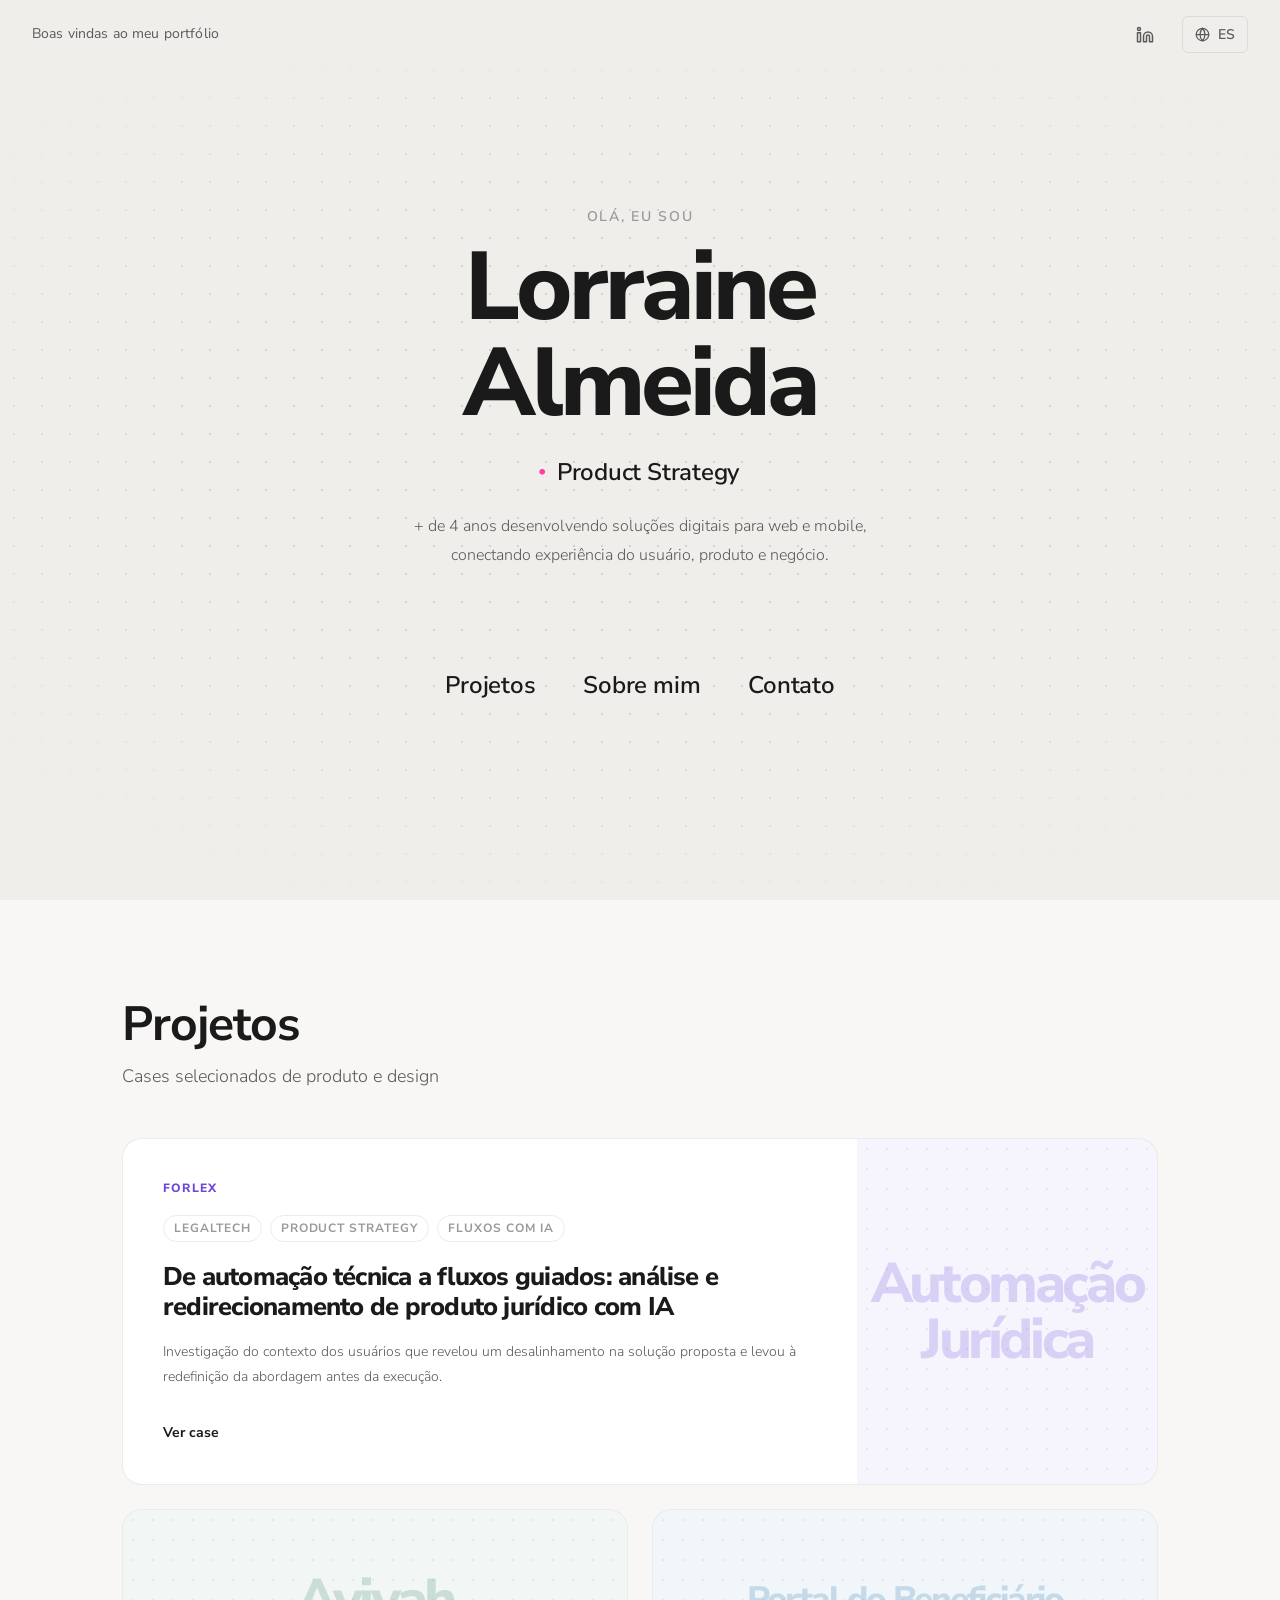
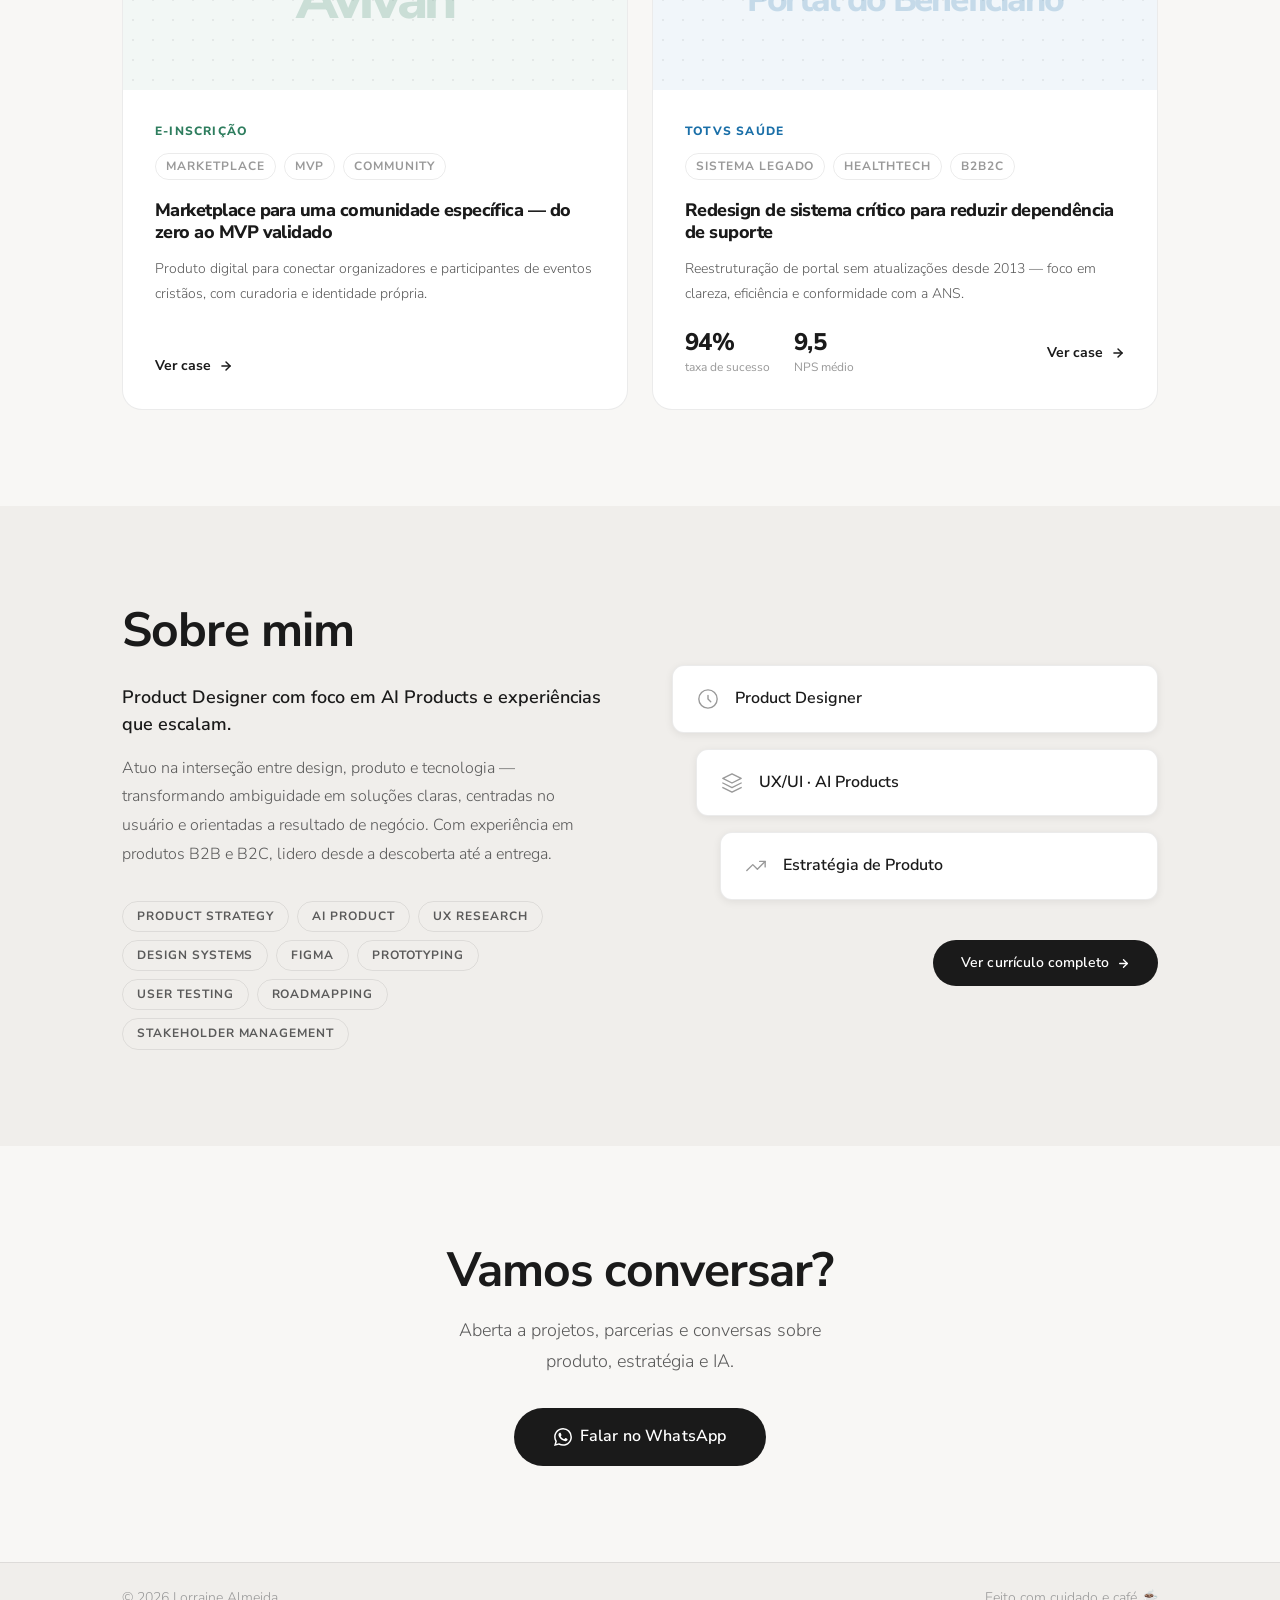
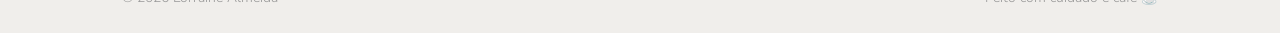
<file: index.html>
<!DOCTYPE html>
<html lang="pt-BR">
<head>
  <meta charset="UTF-8" />
  <meta name="viewport" content="width=device-width, initial-scale=1.0" />
  <title>Lorraine Almeida — Product Designer</title>
  <link rel="preconnect" href="https://fonts.googleapis.com" />
  <link rel="preconnect" href="https://fonts.gstatic.com" crossorigin />
  <link href="https://fonts.googleapis.com/css2?family=Nunito+Sans:ital,opsz,wght@0,6..12,200;0,6..12,300;0,6..12,400;0,6..12,600;0,6..12,700;0,6..12,800;1,6..12,300&display=swap" rel="stylesheet" />
  <link rel="stylesheet" href="css/index.css" />
</head>
<body>

  <!-- CURSOR -->
  <div class="cursor" id="cursor" aria-hidden="true">
    <div class="cursor__dot"></div>
    <div class="cursor__label" id="cursorLabel">Visitante</div>
  </div>

  <!-- NAV -->
  <nav class="nav" id="nav">
    <span class="nav__brand" data-i18n="index.nav.welcome">Boas vindas ao meu portfólio</span>
    <div class="nav__actions">
      <a href="https://www.linkedin.com/in/lorrainealmeidaaraujo/" target="_blank" rel="noopener" class="nav__link" aria-label="LinkedIn">
        <svg xmlns="http://www.w3.org/2000/svg" width="18" height="18" viewBox="0 0 24 24" fill="none" stroke="currentColor" stroke-width="2" stroke-linecap="round" stroke-linejoin="round"><path d="M16 8a6 6 0 0 1 6 6v7h-4v-7a2 2 0 0 0-2-2 2 2 0 0 0-2 2v7h-4v-7a6 6 0 0 1 6-6z"/><rect width="4" height="12" x="2" y="9"/><circle cx="4" cy="4" r="2"/></svg>
      </a>
      <button class="nav__lang" id="langToggle" aria-label="Trocar idioma">
        <svg xmlns="http://www.w3.org/2000/svg" width="15" height="15" viewBox="0 0 24 24" fill="none" stroke="currentColor" stroke-width="2" stroke-linecap="round" stroke-linejoin="round"><circle cx="12" cy="12" r="10"/><path d="M12 2a15.3 15.3 0 0 1 4 10 15.3 15.3 0 0 1-4 10 15.3 15.3 0 0 1-4-10 15.3 15.3 0 0 1 4-10z"/><path d="M2 12h20"/></svg>
        <span id="langLabel">ES</span>
      </button>
    </div>
  </nav>


  <!-- ══ HERO ══ -->
  <section class="hero" id="home">
    <div class="hero__dots" aria-hidden="true"></div>
    <div class="hero__content">
      <p class="hero__eyebrow" data-i18n="hero.eyebrow">Olá, eu sou</p>
      <h1 class="hero__name">Lorraine<br/>Almeida</h1>
      <div class="hero__rotator" aria-live="polite">
        <div class="rotator__track" id="rotatorTrack">
          <span class="rotator__item" data-i18n="hero.rot1">Product Designer</span>
          <span class="rotator__item" data-i18n="hero.rot2">AI Product</span>
          <span class="rotator__item" data-i18n="hero.rot3">Product Strategy</span>
          <span class="rotator__item" data-i18n="hero.rot4">UX/UI</span>
        </div>
      </div>
      <p class="hero__desc" data-i18n="hero.desc">
        + de 4 anos desenvolvendo soluções digitais para web e mobile,<br>
        conectando experiência do usuário, produto e negócio.
      </p>

    </div>
    <div class="hero__nav">
      <a href="#projects" class="hero__nav-link">
        <span data-i18n="hero.nav.projects" data-i18n="index.projetos.title" data-i18n="index.h2.projetos">Projetos</span>
        <svg class="squiggle squiggle--yellow" viewBox="0 0 80 12" xmlns="http://www.w3.org/2000/svg" preserveAspectRatio="none" aria-hidden="true"><path d="M0 6 Q10 0 20 6 Q30 12 40 6 Q50 0 60 6 Q70 12 80 6" fill="none" stroke="currentColor" stroke-width="2.5" stroke-linecap="round"/></svg>
      </a>
      <a href="#about" class="hero__nav-link">
        <span data-i18n="hero.nav.about" data-i18n="index.sobre.title" data-i18n="index.h2.sobre">Sobre mim</span>
        <svg class="squiggle squiggle--blue" viewBox="0 0 80 12" xmlns="http://www.w3.org/2000/svg" preserveAspectRatio="none" aria-hidden="true"><path d="M0 6 Q10 0 20 6 Q30 12 40 6 Q50 0 60 6 Q70 12 80 6" fill="none" stroke="currentColor" stroke-width="2.5" stroke-linecap="round"/></svg>
      </a>
      <a href="contato.html" class="hero__nav-link">
        <span data-i18n="hero.nav.contact">Contato</span>
        <svg class="squiggle squiggle--pink" viewBox="0 0 80 12" xmlns="http://www.w3.org/2000/svg" preserveAspectRatio="none" aria-hidden="true"><path d="M0 6 Q10 0 20 6 Q30 12 40 6 Q50 0 60 6 Q70 12 80 6" fill="none" stroke="currentColor" stroke-width="2.5" stroke-linecap="round"/></svg>
      </a>
    </div>
  </section>


  <!-- ══ PROJETOS ══ -->
  <section class="projects" id="projects">
    <div class="container">
      <div class="section-header reveal">
        <h2 class="section-title">Projetos</h2>
        <p class="section-sub" data-i18n="projects.sub">Cases selecionados de produto e design</p>
      </div>

      <div class="cases-grid">

        <!-- ── CASE 1 — AUTOMAÇÃO JURÍDICA (featured) ── -->
        <a href="case-forlex.html" class="case-card case-card--featured reveal"
           style="--card-color:#6b47dc; --card-bg:rgba(107,71,220,0.06)">
          <div class="case-card__body">
            <div class="case-card__top">
              <div class="case-card__client" data-i18n="index.forlex.client">Forlex</div>
              <div class="case-card__tags">
                <span class="case-card__tag" data-i18n="index.forlex.tag1">LegalTech</span>
                <span class="case-card__tag" data-i18n="index.forlex.tag2">Product Strategy</span>
                <span class="case-card__tag" data-i18n="index.forlex.tag3">Fluxos com IA</span>
              </div>
              <h3 class="case-card__title" data-i18n="index.forlex.h3">De automação técnica a fluxos guiados: análise e redirecionamento de produto jurídico com IA</h3>
              <p class="case-card__desc" data-i18n="index.forlex.p">Investigação do contexto dos usuários que revelou um desalinhamento na solução proposta e levou à redefinição da abordagem antes da execução.</p>
            </div>
            <div class="case-card__bottom">
              <span class="case-card__cta" data-i18n="projects.see">
                Ver case
                <svg xmlns="http://www.w3.org/2000/svg" width="14" height="14" viewBox="0 0 24 24" fill="none" stroke="currentColor" stroke-width="2.5" stroke-linecap="round" stroke-linejoin="round"><path d="M5 12h14"/><path d="m12 5 7 7-7 7"/></svg>
              </span>
            </div>
          </div>
          <div class="case-card__visual">
            <div class="case-card__visual-inner">
              <div class="case-card__visual-label">
                <div class="case-card__visual-title" data-i18n="index.forlex.visual">Automação Jurídica</div>
              </div>
            </div>
          </div>
        </a>

        <!-- ── CASES 2 e 3 — linha dupla ── -->
        <div class="cases-row">

          <!-- CASE 2 — AVIVAH -->
          <a href="case-avivah.html" class="case-card case-card--normal reveal"
             style="--card-color:#2e7d5e; --card-bg:rgba(46,125,94,0.06)">
            <div class="case-card__visual">
              <div class="case-card__visual-inner">
                <div class="case-card__visual-label">
                  <div class="case-card__visual-title">Avivah</div>
                </div>
              </div>
            </div>
            <div class="case-card__body">
              <div class="case-card__top">
                <div class="case-card__client">E-inscrição</div>
                <div class="case-card__tags">
                  <span class="case-card__tag" data-i18n="index.avivah.tag1">Marketplace</span>
                  <span class="case-card__tag">MVP</span>
                  <span class="case-card__tag" data-i18n="index.avivah.tag2">Community</span>
                </div>
                <h3 class="case-card__title" data-i18n="index.avivah.h3">Marketplace para uma comunidade específica — do zero ao MVP validado</h3>
                <p class="case-card__desc" data-i18n="index.avivah.p">Produto digital para conectar organizadores e participantes de eventos cristãos, com curadoria e identidade própria.</p>
              </div>
              <div class="case-card__bottom">
                <span class="case-card__cta">
                  Ver case
                  <svg xmlns="http://www.w3.org/2000/svg" width="14" height="14" viewBox="0 0 24 24" fill="none" stroke="currentColor" stroke-width="2.5" stroke-linecap="round" stroke-linejoin="round"><path d="M5 12h14"/><path d="m12 5 7 7-7 7"/></svg>
                </span>
              </div>
            </div>
          </a>

          <!-- CASE 3 — PORTAL DO BENEFICIÁRIO -->
          <a href="case-portal.html" class="case-card case-card--normal reveal"
             style="--card-color:#1a6fa8; --card-bg:rgba(26,111,168,0.06)">
            <div class="case-card__visual">
              <div class="case-card__visual-inner">
                <div class="case-card__visual-label">
                  <div class="case-card__visual-title" style="font-size:clamp(1.4rem,3vw,2.2rem)" data-i18n="index.portal.name">Portal do Beneficiário</div>
                </div>
              </div>
            </div>
            <div class="case-card__body">
              <div class="case-card__top">
                <div class="case-card__client" data-i18n="index.portal.client">TOTVS Saúde</div>
                <div class="case-card__tags">
                  <span class="case-card__tag" data-i18n="index.portal.tag1">Sistema Legado</span>
                  <span class="case-card__tag" data-i18n="index.portal.tag2">HealthTech</span>
                  <span class="case-card__tag" data-i18n="index.portal.tag3">B2B2C</span>
                </div>
                <h3 class="case-card__title" data-i18n="index.portal.h3">Redesign de sistema crítico para reduzir dependência de suporte</h3>
                <p class="case-card__desc" data-i18n="index.portal.p">Reestruturação de portal sem atualizações desde 2013 — foco em clareza, eficiência e conformidade com a ANS.</p>
              </div>
              <div class="case-card__bottom">
                <div class="case-card__metrics">
                  <div>
                    <div class="case-metric__value">94%</div>
                    <div class="case-metric__label" data-i18n="index.portal.success">taxa de sucesso</div>
                  </div>
                  <div>
                    <div class="case-metric__value">9,5</div>
                    <div class="case-metric__label" data-i18n="index.portal.nps">NPS médio</div>
                  </div>
                </div>
                <span class="case-card__cta">
                  Ver case
                  <svg xmlns="http://www.w3.org/2000/svg" width="14" height="14" viewBox="0 0 24 24" fill="none" stroke="currentColor" stroke-width="2.5" stroke-linecap="round" stroke-linejoin="round"><path d="M5 12h14"/><path d="m12 5 7 7-7 7"/></svg>
                </span>
              </div>
            </div>
          </a>

        </div><!-- /cases-row -->
      </div><!-- /cases-grid -->
    </div>
  </section>


  <!-- ══ SOBRE ══ -->
  <section class="about" id="about">
    <div class="container about__wrap">
      <div class="about__text reveal">
        <h2 class="section-title">Sobre mim</h2>
        <p class="about__lead" data-i18n="about.lead">Product Designer com foco em AI Products e experiências que escalam.</p>
        <p class="about__body" data-i18n="about.body">Atuo na interseção entre design, produto e tecnologia — transformando ambiguidade em soluções claras, centradas no usuário e orientadas a resultado de negócio. Com experiência em produtos B2B e B2C, lidero desde a descoberta até a entrega.</p>
        <div class="about__tags" id="aboutTags"></div>
      </div>
      <div class="about__cards reveal" aria-hidden="true">
        <div class="about__card about__card--1">
          <svg xmlns="http://www.w3.org/2000/svg" width="22" height="22" viewBox="0 0 24 24" fill="none" stroke="currentColor" stroke-width="1.5" stroke-linecap="round" stroke-linejoin="round"><circle cx="12" cy="12" r="10"/><path d="M12 8v4l3 3"/></svg data-i18n="about.c1">
          Product Designer
        </div>
        <div class="about__card about__card--2">
          <svg xmlns="http://www.w3.org/2000/svg" width="22" height="22" viewBox="0 0 24 24" fill="none" stroke="currentColor" stroke-width="1.5" stroke-linecap="round" stroke-linejoin="round"><polygon points="12 2 2 7 12 12 22 7 12 2"/><polyline points="2 17 12 22 22 17"/><polyline points="2 12 12 17 22 12"/></svg data-i18n="about.c2">
          UX/UI · AI Products
        </div>
        <div class="about__card about__card--3">
          <svg xmlns="http://www.w3.org/2000/svg" width="22" height="22" viewBox="0 0 24 24" fill="none" stroke="currentColor" stroke-width="1.5" stroke-linecap="round" stroke-linejoin="round"><polyline points="22 7 13.5 15.5 8.5 10.5 2 17"/><polyline points="16 7 22 7 22 13"/></svg data-i18n="about.c3">
          Estratégia de Produto
        </div>
        <a href="sobre.html" class="btn btn--solid" style="margin-top: var(--space-6); align-self: flex-end;">
          Ver currículo completo
          <svg xmlns="http://www.w3.org/2000/svg" width="13" height="13" viewBox="0 0 24 24" fill="none" stroke="currentColor" stroke-width="2.5" stroke-linecap="round" stroke-linejoin="round"><path d="M5 12h14"/><path d="m12 5 7 7-7 7"/></svg>
        </a>
      </div>
    </div>
  </section>


  <!-- ══ CONTATO ══ -->
  <section class="contact" id="contact">
    <div class="container contact__wrap reveal">
      <h2 class="section-title" data-i18n="contact.title">Vamos conversar?</h2>
      <p class="contact__body" data-i18n="contact.body">Aberta a projetos, parcerias e conversas sobre produto, estratégia e IA.</p>
      <a href="https://wa.me/5531920014354" target="_blank" rel="noopener" class="btn btn--solid btn--large" style="margin-top:1rem">
        <svg xmlns="http://www.w3.org/2000/svg" width="18" height="18" viewBox="0 0 24 24" fill="currentColor"><path d="M17.472 14.382c-.297-.149-1.758-.867-2.03-.967-.273-.099-.471-.148-.67.15-.197.297-.767.966-.94 1.164-.173.199-.347.223-.644.075-.297-.15-1.255-.463-2.39-1.475-.883-.788-1.48-1.761-1.653-2.059-.173-.297-.018-.458.13-.606.134-.133.298-.347.446-.52.149-.174.198-.298.298-.497.099-.198.05-.371-.025-.52-.075-.149-.669-1.612-.916-2.207-.242-.579-.487-.5-.669-.51-.173-.008-.371-.01-.57-.01-.198 0-.52.074-.792.372-.272.297-1.04 1.016-1.04 2.479 0 1.462 1.065 2.875 1.213 3.074.149.198 2.096 3.2 5.077 4.487.709.306 1.262.489 1.694.625.712.227 1.36.195 1.871.118.571-.085 1.758-.719 2.006-1.413.248-.694.248-1.289.173-1.413-.074-.124-.272-.198-.57-.347m-5.421 7.403h-.004a9.87 9.87 0 0 1-5.031-1.378l-.361-.214-3.741.982.998-3.648-.235-.374a9.86 9.86 0 0 1-1.51-5.26c.001-5.45 4.436-9.884 9.888-9.884 2.64 0 5.122 1.03 6.988 2.898a9.825 9.825 0 0 1 2.893 6.994c-.003 5.45-4.437 9.884-9.885 9.884m8.413-18.297A11.815 11.815 0 0 0 12.05 0C5.495 0 .16 5.335.157 11.892c0 2.096.547 4.142 1.588 5.945L.057 24l6.305-1.654a11.882 11.882 0 0 0 5.683 1.448h.005c6.554 0 11.89-5.335 11.893-11.893a11.821 11.821 0 0 0-3.48-8.413Z"/></svg>
        Falar no WhatsApp
      </a>
    </div>
  </section>


  <!-- ══ FOOTER ══ -->
  <footer class="footer">
    <div class="container footer__inner">
      <span data-i18n="footer.copy">© 2026 Lorraine Almeida</span>
      <span data-i18n="footer.made">Feito com cuidado e café ☕</span>
    </div>
  </footer>


  <script>
    /* ── Cursor ── */
    (function () {
      const cursor = document.getElementById('cursor');
      if (!cursor) return;
      let tx = 0, ty = 0, cx = 0, cy = 0;
      document.addEventListener('mousemove', e => { tx = e.clientX; ty = e.clientY; cursor.style.opacity = '1'; });
      document.addEventListener('mouseleave', () => { cursor.style.opacity = '0'; });
      function tick() { cx += (tx - cx) * 0.12; cy += (ty - cy) * 0.12; cursor.style.transform = `translate3d(${cx}px,${cy}px,0)`; requestAnimationFrame(tick); }
      tick();
    })();

    /* ── Rotator ── */
    (function () {
      const track = document.getElementById('rotatorTrack');
      if (!track) return;
      const items = track.querySelectorAll('.rotator__item');
      const total = items.length;
      if (total === 0) return;

      // Clona o primeiro item no final para o loop sem salto
      track.appendChild(items[0].cloneNode(true));

      let H = 32;
      let current = 0;

      function next() {
        current++;
        track.style.transition = 'transform 600ms cubic-bezier(.4,0,.2,1)';
        track.style.transform = `translateY(-${current * H}px)`;

        // Ao chegar no clone, salta silenciosamente de volta ao original
        if (current === total) {
          setTimeout(() => {
            track.style.transition = 'none';
            // Força reflow para garantir que transition:none seja aplicado
            // antes de mover o transform — evita flash de conteúdo em branco
            track.getBoundingClientRect();
            track.style.transform = 'translateY(0)';
            current = 0;
          }, 700); // margem extra além dos 600ms da transição
        }
      }

      // Duplo requestAnimationFrame garante que a primeira pintura ocorreu
      // e que offsetHeight retorna o valor real (fontes carregadas)
      requestAnimationFrame(() => {
        requestAnimationFrame(() => {
          H = items[0].offsetHeight || 32;
          setTimeout(() => setInterval(next, 2800), 1500);
        });
      });
    })();

    /* ── Nav scroll ── */
    const nav = document.getElementById('nav');
    window.addEventListener('scroll', () => { nav.classList.toggle('scrolled', window.scrollY > 20); }, { passive: true });

    

    /* ── About tags ── */
    const skills = ['Product Strategy','AI Product','UX Research','Design Systems','Figma','Prototyping','User Testing','Roadmapping','Stakeholder Management'];
    const tagsEl = document.getElementById('aboutTags');
    skills.forEach(s => { const sp = document.createElement('span'); sp.className = 'about__tag'; sp.textContent = s; tagsEl.appendChild(sp); });

    /* ── Scroll reveal ── */
    const obs = new IntersectionObserver(entries => {
      entries.forEach(e => { if (e.isIntersecting) { e.target.classList.add('in-view'); obs.unobserve(e.target); } });
    }, { threshold: 0.08, rootMargin: '0px 0px -50px 0px' });
    document.querySelectorAll('.reveal').forEach(el => obs.observe(el));

    /* ── Smooth scroll ── */
    document.querySelectorAll('a[href^="#"]').forEach(a => {
      a.addEventListener('click', e => {
        const t = document.querySelector(a.getAttribute('href'));
        if (t) { e.preventDefault(); t.scrollIntoView({ behavior: 'smooth', block: 'start' }); }
      });
    });
  </script>
  <script src="i18n.js"></script>
</body>
</html>
</file>
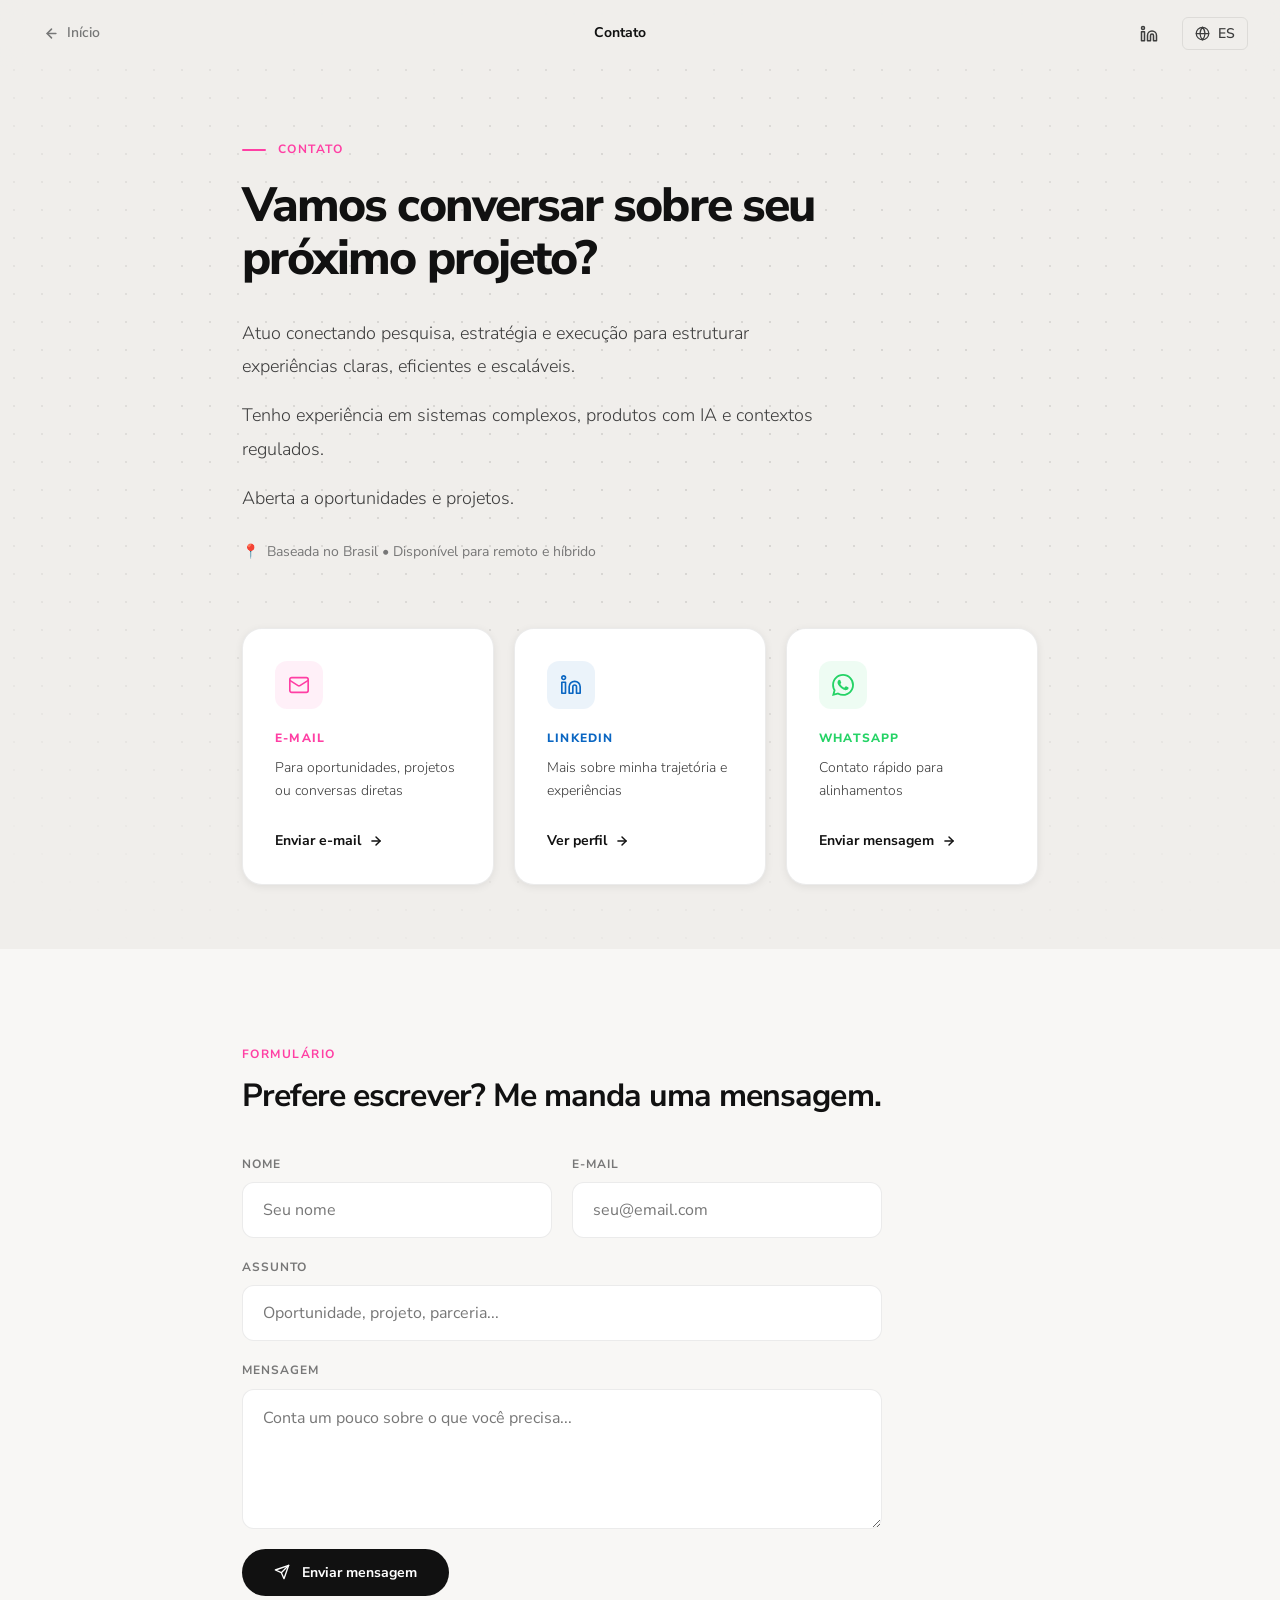
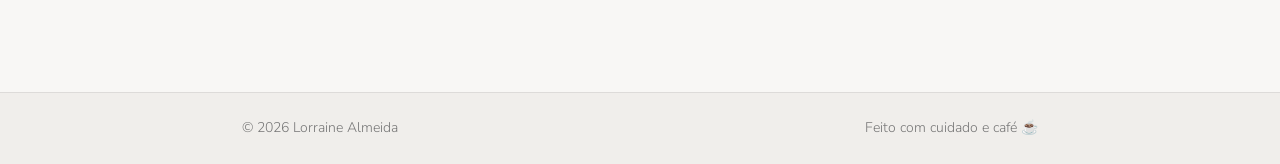
<file: contato.html>
<!DOCTYPE html>
<html lang="pt-BR">
<head>
  <meta charset="UTF-8" />
  <meta name="viewport" content="width=device-width, initial-scale=1.0" />
  <title>Contato — Lorraine Almeida</title>
  <link rel="preconnect" href="https://fonts.googleapis.com" />
  <link rel="preconnect" href="https://fonts.gstatic.com" crossorigin />
  <link href="https://fonts.googleapis.com/css2?family=Nunito+Sans:ital,opsz,wght@0,6..12,200;0,6..12,300;0,6..12,400;0,6..12,600;0,6..12,700;0,6..12,800;1,6..12,300&display=swap" rel="stylesheet" />
  <link rel="stylesheet" href="css/contato.css" />
</head>
<body>

  <!-- CURSOR -->
  <div class="cursor" id="cursor" aria-hidden="true">
    <div class="cursor__dot"></div>
    <div class="cursor__label">Visitante</div>
  </div>

  <!-- NAV -->
  <nav class="nav" id="nav">
    <a href="index.html" class="nav__back">
      <svg xmlns="http://www.w3.org/2000/svg" width="15" height="15" viewBox="0 0 24 24" fill="none" stroke="currentColor" stroke-width="2.5" stroke-linecap="round" stroke-linejoin="round"><path d="m12 19-7-7 7-7"/><path d="M19 12H5"/></svg>
      Início
    </a>
    <span class="nav__title">Contato</span>
    <div style="display:flex;align-items:center;gap:0.75rem">
        <a href="https://www.linkedin.com/in/lorrainealmeidaaraujo/" target="_blank" rel="noopener" class="nav__link" aria-label="LinkedIn">
          <svg xmlns="http://www.w3.org/2000/svg" width="18" height="18" viewBox="0 0 24 24" fill="none" stroke="currentColor" stroke-width="2" stroke-linecap="round" stroke-linejoin="round"><path d="M16 8a6 6 0 0 1 6 6v7h-4v-7a2 2 0 0 0-2-2 2 2 0 0 0-2 2v7h-4v-7a6 6 0 0 1 6-6z"/><rect width="4" height="12" x="2" y="9"/><circle cx="4" cy="4" r="2"/></svg>
        </a>
        <button class="nav__lang" id="langToggle" aria-label="Trocar idioma">
          <svg xmlns="http://www.w3.org/2000/svg" width="15" height="15" viewBox="0 0 24 24" fill="none" stroke="currentColor" stroke-width="2" stroke-linecap="round" stroke-linejoin="round"><circle cx="12" cy="12" r="10"/><path d="M12 2a15.3 15.3 0 0 1 4 10 15.3 15.3 0 0 1-4 10 15.3 15.3 0 0 1-4-10 15.3 15.3 0 0 1 4-10z"/><path d="M2 12h20"/></svg>
          <span id="langLabel">ES</span>
        </button>
      </div>
  </nav>

  <main>

    <!-- ══ HERO ══ -->
    <section class="contact-hero">
      <div class="container contact-hero__inner">

        <p class="contact-hero__eyebrow" data-i18n="contato.eyebrow">Contato</p>

        <h1 class="contact-hero__headline">
          Vamos conversar sobre seu próximo projeto?
        </h1>

        <div class="contact-hero__desc">
          <p data-i18n="contato.desc1">Atuo conectando pesquisa, estratégia e execução para estruturar experiências claras, eficientes e escaláveis.</p>
          <p data-i18n="contato.desc2">Tenho experiência em sistemas complexos, produtos com IA e contextos regulados.</p>
          <p data-i18n="contato.desc3">Aberta a oportunidades e projetos.</p>
        </div>

        <p class="contact-hero__location" data-i18n="contato.location">Baseada no Brasil &nbsp;•&nbsp; Disponível para remoto e híbrido</p>

        <!-- Cards de contato -->
        <div class="contact-cards">

          <!-- E-mail -->
          <a href="mailto:almeidaaraujolorraine@gmail.com" class="contact-card"
             style="--card-accent:#ff3fa4; --card-bg:rgba(255,63,164,0.08)">
            <div class="contact-card__icon">
              <svg xmlns="http://www.w3.org/2000/svg" width="22" height="22" viewBox="0 0 24 24" fill="none" stroke="currentColor" stroke-width="1.8" stroke-linecap="round" stroke-linejoin="round"><rect width="20" height="16" x="2" y="4" rx="2"/><path d="m22 7-8.97 5.7a1.94 1.94 0 0 1-2.06 0L2 7"/></svg>
            </div>
            <div>
              <div class="contact-card__label" data-i18n="contato.email.label">E-mail</div>
              <p class="contact-card__desc" data-i18n="contato.email.desc">Para oportunidades, projetos ou conversas diretas</p>
            </div>
            <span class="contact-card__action">
              Enviar e-mail
              <svg xmlns="http://www.w3.org/2000/svg" width="14" height="14" viewBox="0 0 24 24" fill="none" stroke="currentColor" stroke-width="2.5" stroke-linecap="round" stroke-linejoin="round"><path d="M5 12h14"/><path d="m12 5 7 7-7 7"/></svg>
            </span>
          </a>

          <!-- LinkedIn -->
          <a href="https://www.linkedin.com/in/lorrainealmeidaaraujo/" target="_blank" rel="noopener" class="contact-card"
             style="--card-accent:#0a66c2; --card-bg:rgba(10,102,194,0.08)">
            <div class="contact-card__icon">
              <svg xmlns="http://www.w3.org/2000/svg" width="22" height="22" viewBox="0 0 24 24" fill="none" stroke="currentColor" stroke-width="1.8" stroke-linecap="round" stroke-linejoin="round"><path d="M16 8a6 6 0 0 1 6 6v7h-4v-7a2 2 0 0 0-2-2 2 2 0 0 0-2 2v7h-4v-7a6 6 0 0 1 6-6z"/><rect width="4" height="12" x="2" y="9"/><circle cx="4" cy="4" r="2"/></svg>
            </div>
            <div>
              <div class="contact-card__label" data-i18n="contato.li.label">LinkedIn</div>
              <p class="contact-card__desc" data-i18n="contato.li.desc">Mais sobre minha trajetória e experiências</p>
            </div>
            <span class="contact-card__action">
              Ver perfil
              <svg xmlns="http://www.w3.org/2000/svg" width="14" height="14" viewBox="0 0 24 24" fill="none" stroke="currentColor" stroke-width="2.5" stroke-linecap="round" stroke-linejoin="round"><path d="M5 12h14"/><path d="m12 5 7 7-7 7"/></svg>
            </span>
          </a>

          <!-- WhatsApp -->
          <a href="https://wa.me/5531920014354" target="_blank" rel="noopener" class="contact-card"
             style="--card-accent:#25d366; --card-bg:rgba(37,211,102,0.08)">
            <div class="contact-card__icon">
              <svg xmlns="http://www.w3.org/2000/svg" width="22" height="22" viewBox="0 0 24 24" fill="currentColor"><path d="M17.472 14.382c-.297-.149-1.758-.867-2.03-.967-.273-.099-.471-.148-.67.15-.197.297-.767.966-.94 1.164-.173.199-.347.223-.644.075-.297-.15-1.255-.463-2.39-1.475-.883-.788-1.48-1.761-1.653-2.059-.173-.297-.018-.458.13-.606.134-.133.298-.347.446-.52.149-.174.198-.298.298-.497.099-.198.05-.371-.025-.52-.075-.149-.669-1.612-.916-2.207-.242-.579-.487-.5-.669-.51-.173-.008-.371-.01-.57-.01-.198 0-.52.074-.792.372-.272.297-1.04 1.016-1.04 2.479 0 1.462 1.065 2.875 1.213 3.074.149.198 2.096 3.2 5.077 4.487.709.306 1.262.489 1.694.625.712.227 1.36.195 1.871.118.571-.085 1.758-.719 2.006-1.413.248-.694.248-1.289.173-1.413-.074-.124-.272-.198-.57-.347m-5.421 7.403h-.004a9.87 9.87 0 0 1-5.031-1.378l-.361-.214-3.741.982.998-3.648-.235-.374a9.86 9.86 0 0 1-1.51-5.26c.001-5.45 4.436-9.884 9.888-9.884 2.64 0 5.122 1.03 6.988 2.898a9.825 9.825 0 0 1 2.893 6.994c-.003 5.45-4.437 9.884-9.885 9.884m8.413-18.297A11.815 11.815 0 0 0 12.05 0C5.495 0 .16 5.335.157 11.892c0 2.096.547 4.142 1.588 5.945L.057 24l6.305-1.654a11.882 11.882 0 0 0 5.683 1.448h.005c6.554 0 11.89-5.335 11.893-11.893a11.821 11.821 0 0 0-3.48-8.413Z"/></svg>
            </div>
            <div>
              <div class="contact-card__label" data-i18n="contato.wa.label">WhatsApp</div>
              <p class="contact-card__desc" data-i18n="contato.wa.desc">Contato rápido para alinhamentos</p>
            </div>
            <span class="contact-card__action">
              Enviar mensagem
              <svg xmlns="http://www.w3.org/2000/svg" width="14" height="14" viewBox="0 0 24 24" fill="none" stroke="currentColor" stroke-width="2.5" stroke-linecap="round" stroke-linejoin="round"><path d="M5 12h14"/><path d="m12 5 7 7-7 7"/></svg>
            </span>
          </a>

        </div>
      </div>
    </section>

    <!-- ══ FORMULÁRIO ══ -->
    <section class="contact-form-section">
      <div class="container">
        <div class="form-header reveal">
          <p class="form-eyebrow" data-i18n="contato.form.eyebrow">Formulário</p>
          <h2 class="form-title" data-i18n="contato.form.title">Prefere escrever? Me manda uma mensagem.</h2>
        </div>

        <form class="contact-form reveal" id="contactForm" action="https://formspree.io/f/mqeynwyw" method="POST">
          <div class="form-row">
            <div class="form-group">
              <label class="form-label" for="name" data-i18n="contato.label.nome">Nome</label>
              <input class="form-input" type="text" id="name" name="name" data-i18n-ph="contato.form.ph.name" placeholder="Seu nome" required />
            </div>
            <div class="form-group">
              <label class="form-label" for="email"><span data-i18n="contato.label.email">E-mail</span></label>
              <input class="form-input" type="email" id="email" name="email" data-i18n-ph="contato.form.ph.email" placeholder="seu@email.com" required />
            </div>
          </div>
          <div class="form-group">
            <label class="form-label" for="subject"><span data-i18n="contato.label.assunto">Assunto</span></label>
            <input class="form-input" type="text" id="subject" name="subject" data-i18n-ph="contato.form.ph.subject" placeholder="Oportunidade, projeto, parceria..." />
          </div>
          <div class="form-group">
            <label class="form-label" for="message"><span data-i18n="contato.label.msg">Mensagem</span></label>
            <textarea class="form-textarea" id="message" name="message" data-i18n-ph="contato.form.ph.message" placeholder="Conta um pouco sobre o que você precisa..." required></textarea>
          </div>
          <button type="submit" class="btn-submit">
            <svg xmlns="http://www.w3.org/2000/svg" width="16" height="16" viewBox="0 0 24 24" fill="none" stroke="currentColor" stroke-width="2" stroke-linecap="round" stroke-linejoin="round"><path d="m22 2-7 20-4-9-9-4Z"/><path d="M22 2 11 13"/></svg>
            Enviar mensagem
          </button>
        </form>
      </div>
    </section>

  </main>

  <!-- FOOTER -->
  <footer class="footer">
    <div class="container footer__inner">
      <span data-i18n="footer.copy">© 2026 Lorraine Almeida</span>
      <span data-i18n="footer.made">Feito com cuidado e café ☕</span>
    </div>
  </footer>

  <script>
    /* ── Cursor ── */
    (function () {
      const cursor = document.getElementById('cursor');
      if (!cursor) return;
      let tx = 0, ty = 0, cx = 0, cy = 0;
      document.addEventListener('mousemove', e => { tx = e.clientX; ty = e.clientY; cursor.style.opacity = '1'; });
      document.addEventListener('mouseleave', () => { cursor.style.opacity = '0'; });
      function tick() { cx += (tx - cx) * 0.12; cy += (ty - cy) * 0.12; cursor.style.transform = `translate3d(${cx}px,${cy}px,0)`; requestAnimationFrame(tick); }
      tick();
    })();

    /* ── Nav scroll ── */
    const nav = document.getElementById('nav');
    window.addEventListener('scroll', () => nav.classList.toggle('scrolled', window.scrollY > 20), { passive: true });

    /* ── Scroll reveal ── */
    const obs = new IntersectionObserver(entries => {
      entries.forEach(e => { if (e.isIntersecting) { e.target.classList.add('in-view'); obs.unobserve(e.target); } });
    }, { threshold: 0.08, rootMargin: '0px 0px -40px 0px' });
    document.querySelectorAll('.reveal').forEach(el => obs.observe(el));

    /* ── Formulário → Formspree ── */
    const form = document.getElementById('contactForm');
    const btn  = form.querySelector('.btn-submit');

    form.addEventListener('submit', async function(e) {
      e.preventDefault();
      btn.textContent = 'Enviando...';
      btn.style.opacity = '0.7';

      const data = new FormData(form);

      try {
        const res = await fetch('https://formspree.io/f/mqeynwyw', {
          method: 'POST',
          body: data,
          headers: { 'Accept': 'application/json' }
        });

        if (res.ok) {
          form.innerHTML = `
            <div style="padding: 2.5rem; background: var(--surface); border: 1.5px solid #25d366; border-radius: var(--radius-lg); text-align: center;">
              <div style="font-size: 2rem; margin-bottom: 1rem;">✅</div>
              <div style="font-size: 1.125rem; font-weight: 700; color: var(--text-primary); margin-bottom: 0.5rem;">Mensagem enviada!</div>
              <div style="font-size: 0.875rem; font-weight: 300; color: var(--text-secondary);">Obrigada pelo contato. Retorno em breve!</div>
            </div>`;
        } else {
          btn.textContent = 'Erro ao enviar — tente novamente';
          btn.style.opacity = '1';
        }
      } catch {
        btn.textContent = 'Erro ao enviar — tente novamente';
        btn.style.opacity = '1';
      }
    });

    
  </script>
  <script src="i18n.js"></script>
</body>
</html>
</file>
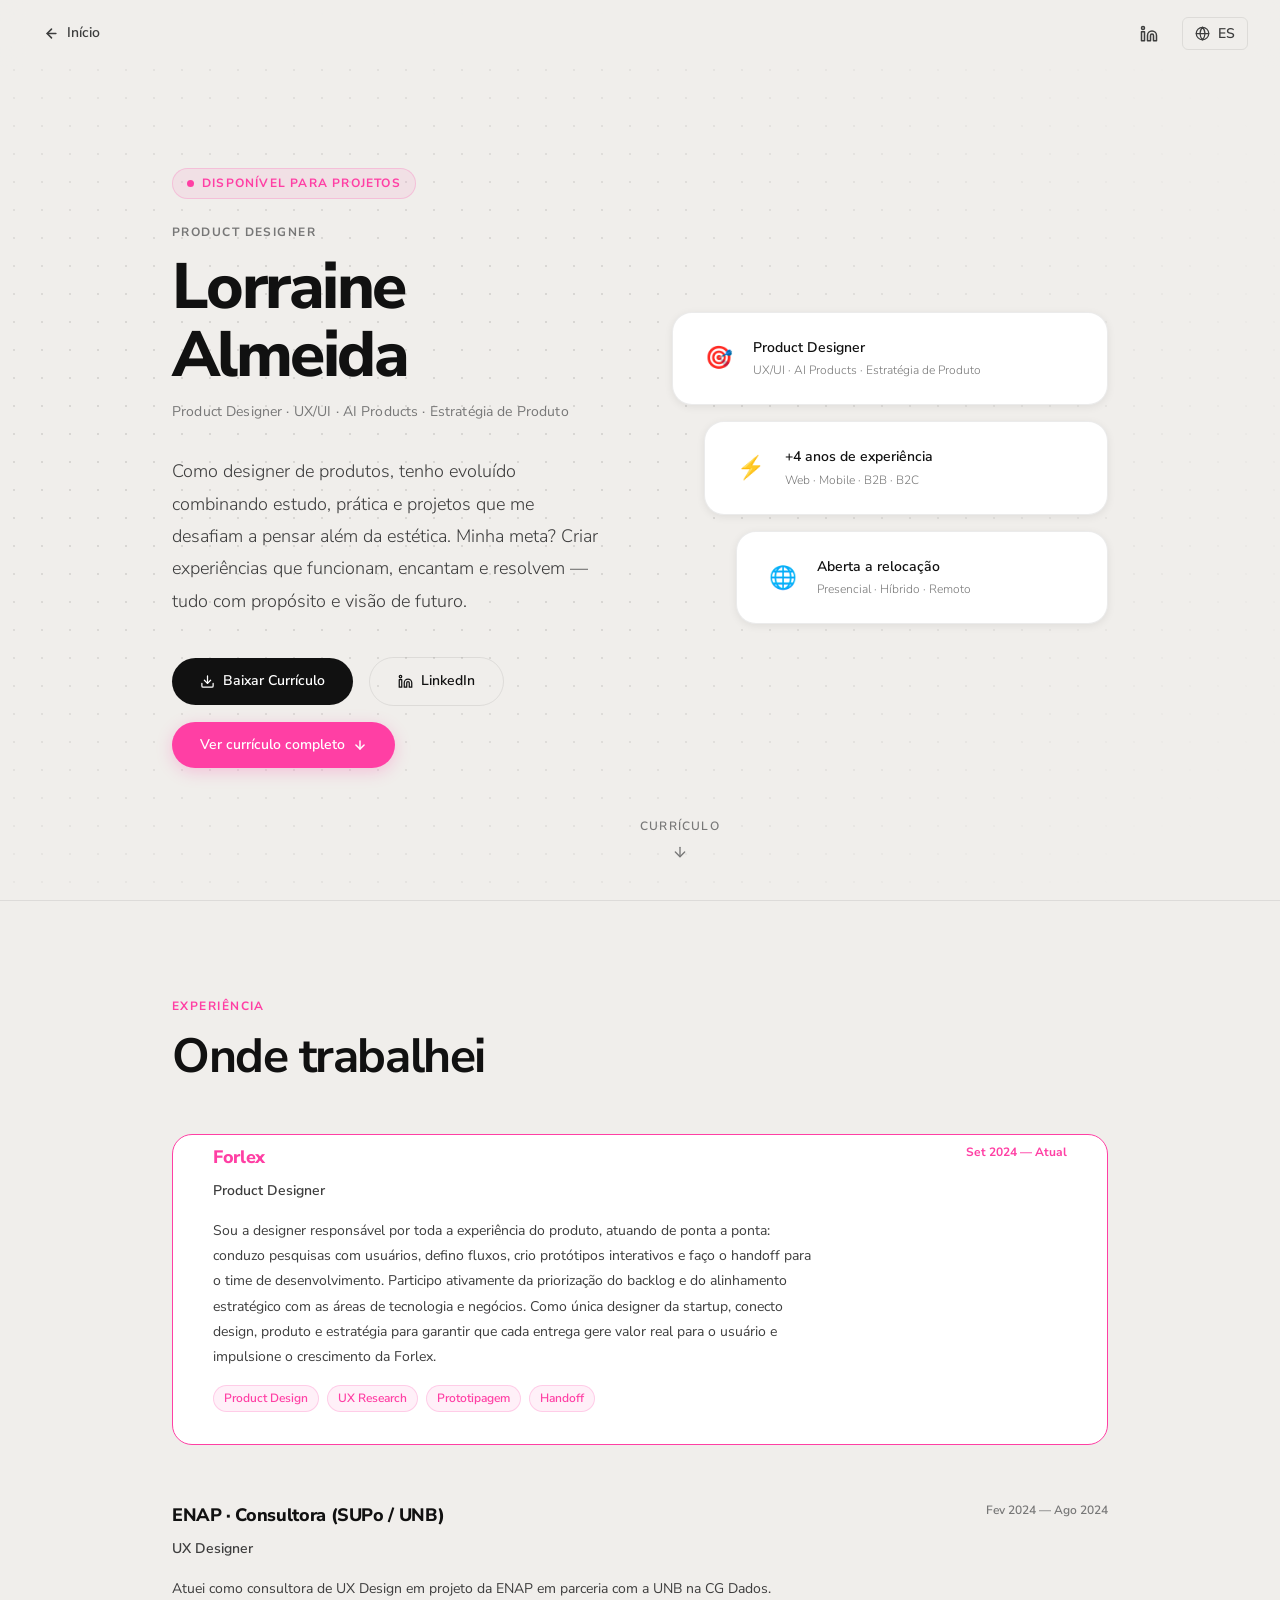
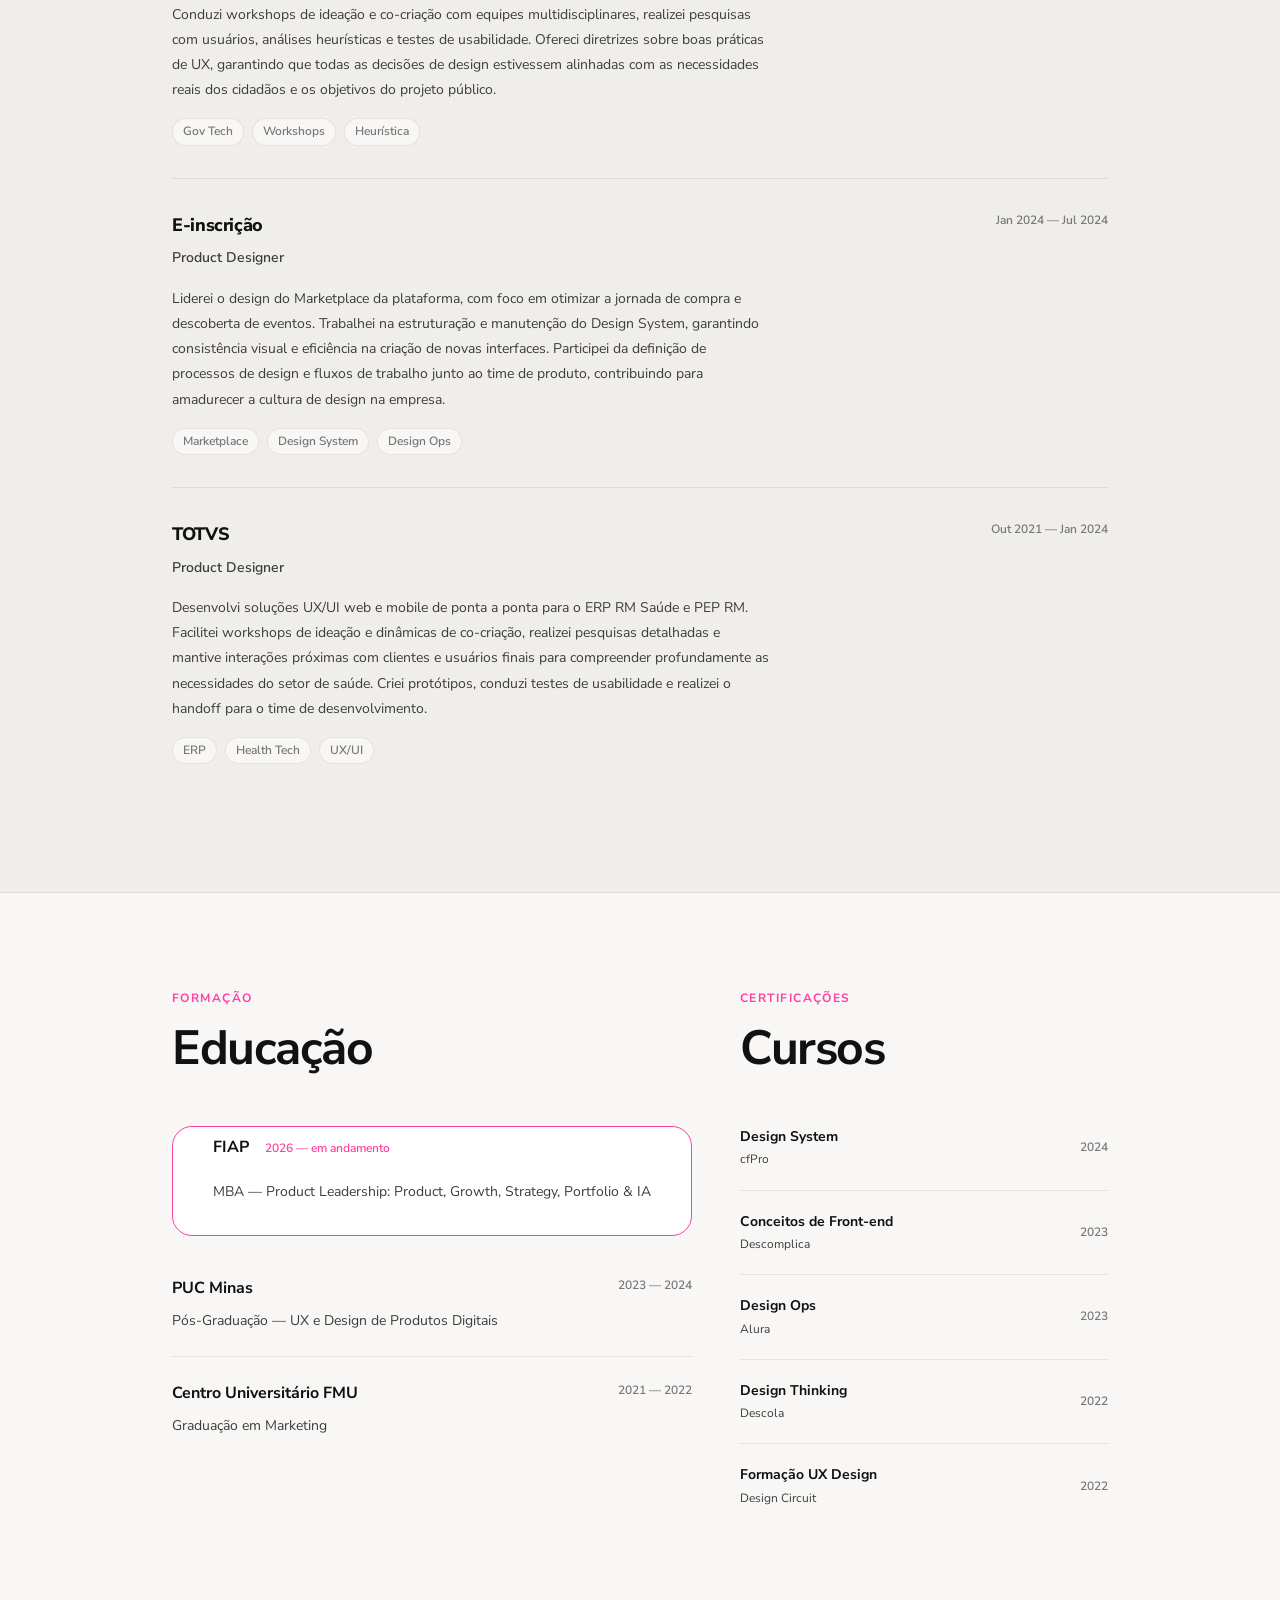
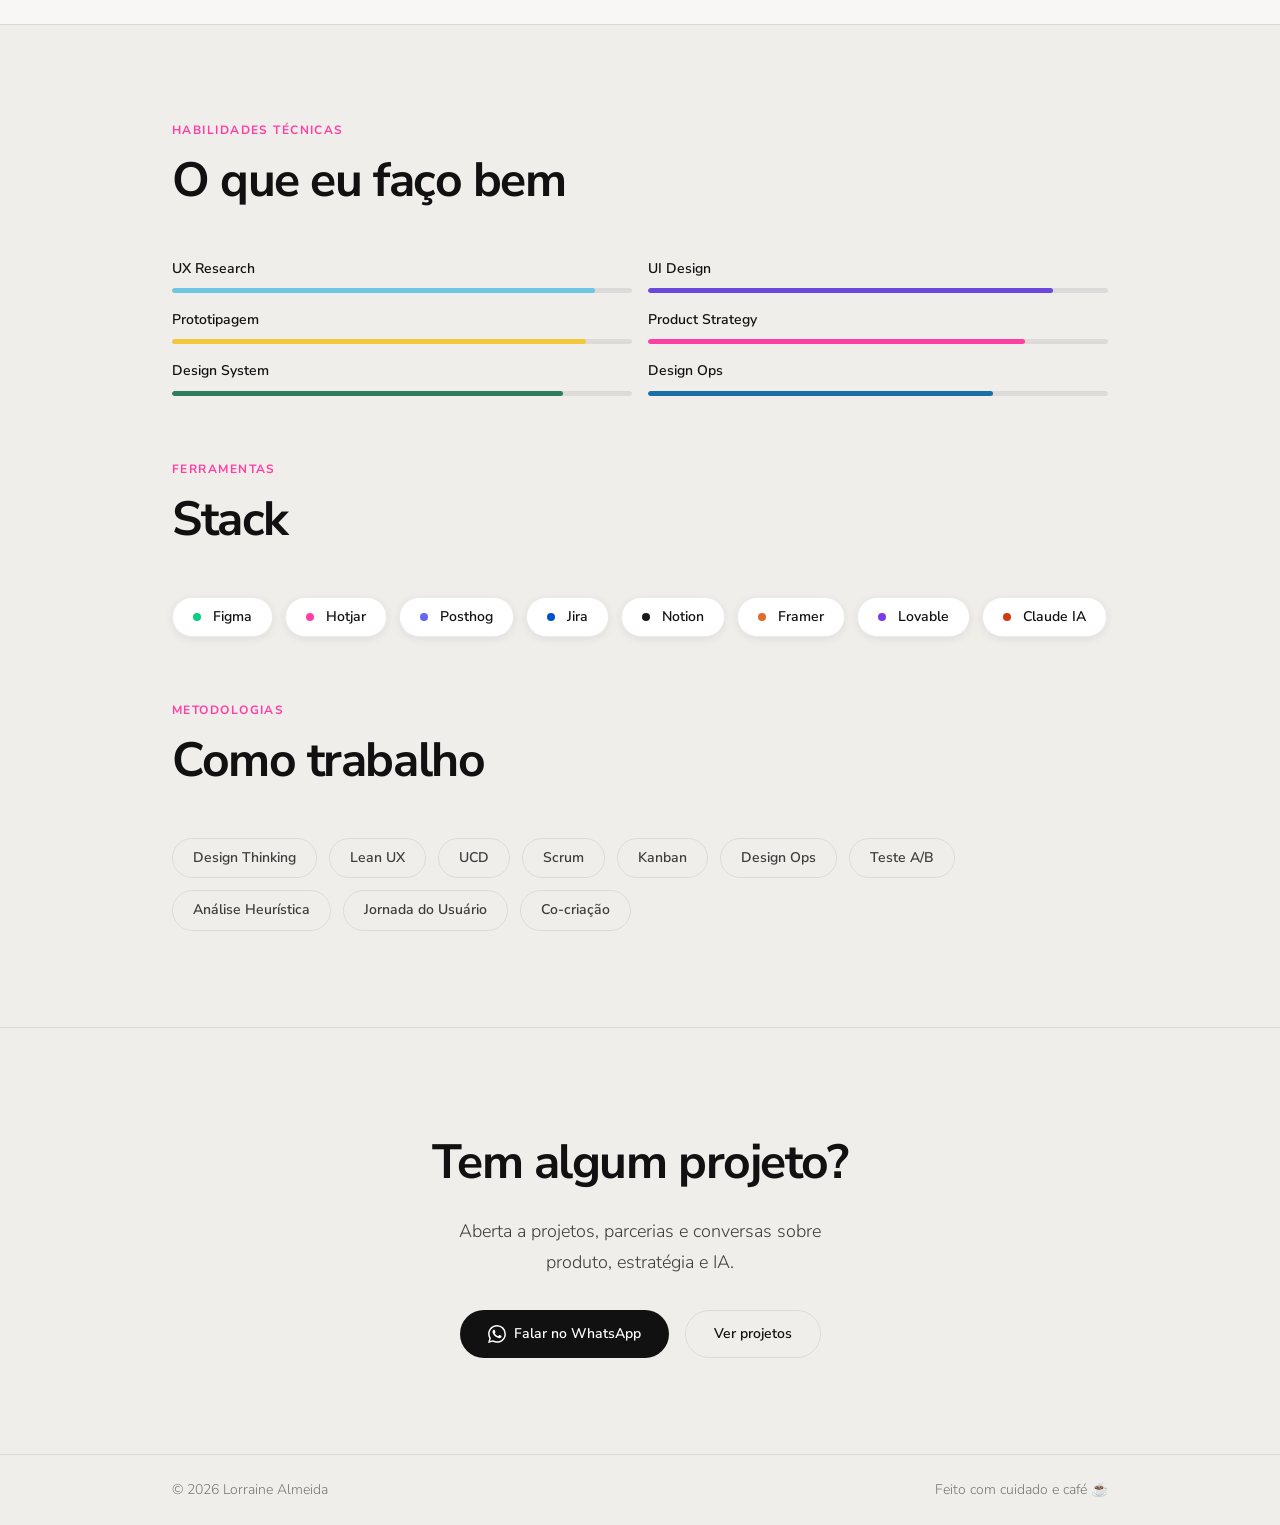
<file: sobre.html>
<!DOCTYPE html>
<html lang="pt-BR">
<head>
  <meta charset="UTF-8" />
  <meta name="viewport" content="width=device-width, initial-scale=1.0" />
  <title>Sobre mim — Lorraine Almeida</title>
  <link rel="preconnect" href="https://fonts.googleapis.com" />
  <link rel="preconnect" href="https://fonts.gstatic.com" crossorigin />
  <link href="https://fonts.googleapis.com/css2?family=Nunito+Sans:ital,opsz,wght@0,6..12,200;0,6..12,300;0,6..12,400;0,6..12,600;0,6..12,700;0,6..12,800;1,6..12,300&display=swap" rel="stylesheet" />
  <link rel="stylesheet" href="css/sobre.css" />
</head>
<body>

  <!-- CURSOR -->
  <div class="cursor" id="cursor" aria-hidden="true">
    <div class="cursor__dot"></div>
    <div class="cursor__label">Visitante</div>
  </div>

  <!-- NAV -->
  <nav class="nav" id="nav">
    <a href="index.html" class="nav__back">
      <svg xmlns="http://www.w3.org/2000/svg" width="15" height="15" viewBox="0 0 24 24" fill="none" stroke="currentColor" stroke-width="2.5" stroke-linecap="round" stroke-linejoin="round"><path d="m12 19-7-7 7-7"/><path d="M19 12H5"/></svg>
      Início
    </a>
    <div style="display:flex;align-items:center;gap:0.75rem">
        <a href="https://www.linkedin.com/in/lorrainealmeidaaraujo/" target="_blank" rel="noopener" class="nav__link" aria-label="LinkedIn">
          <svg xmlns="http://www.w3.org/2000/svg" width="18" height="18" viewBox="0 0 24 24" fill="none" stroke="currentColor" stroke-width="2" stroke-linecap="round" stroke-linejoin="round"><path d="M16 8a6 6 0 0 1 6 6v7h-4v-7a2 2 0 0 0-2-2 2 2 0 0 0-2 2v7h-4v-7a6 6 0 0 1 6-6z"/><rect width="4" height="12" x="2" y="9"/><circle cx="4" cy="4" r="2"/></svg>
        </a>
        <button class="nav__lang" id="langToggle" aria-label="Trocar idioma">
          <svg xmlns="http://www.w3.org/2000/svg" width="15" height="15" viewBox="0 0 24 24" fill="none" stroke="currentColor" stroke-width="2" stroke-linecap="round" stroke-linejoin="round"><circle cx="12" cy="12" r="10"/><path d="M12 2a15.3 15.3 0 0 1 4 10 15.3 15.3 0 0 1-4 10 15.3 15.3 0 0 1-4-10 15.3 15.3 0 0 1 4-10z"/><path d="M2 12h20"/></svg>
          <span id="langLabel">ES</span>
        </button>
      </div>
  </nav>


  <!-- ══ HERO ══ -->
  <section class="about-hero">
    <div class="container">
      <div class="about-hero__inner">

        <!-- Esquerda: bio resumida -->
        <div>
          <div class="available-badge" data-i18n="sobre.badge">Disponível para projetos</div>
          <p class="about-hero__eyebrow">Product Designer</p>
          <h1 class="about-hero__name">Lorraine<br/>Almeida</h1>
          <p class="about-hero__role" data-i18n="sobre.role">Product Designer · UX/UI · AI Products · Estratégia de Produto</p>
          <p class="about-hero__bio">
            Como designer de produtos, tenho evoluído combinando estudo, prática e projetos que me desafiam a pensar além da estética. Minha meta? Criar experiências que funcionam, encantam e resolvem — tudo com propósito e visão de futuro.
          </p>
          <div class="about-hero__actions">
            <a href="assets/curriculo-lorraine.pdf" download="Curriculo_Lorraine_Almeida.pdf" class="btn btn--solid">
              <svg xmlns="http://www.w3.org/2000/svg" width="15" height="15" viewBox="0 0 24 24" fill="none" stroke="currentColor" stroke-width="2" stroke-linecap="round" stroke-linejoin="round"><path d="M21 15v4a2 2 0 0 1-2 2H5a2 2 0 0 1-2-2v-4"/><polyline points="7 10 12 15 17 10"/><line x1="12" x2="12" y1="15" y2="3"/></svg>
              Baixar Currículo
            </a>
            <a href="https://www.linkedin.com/in/lorrainealmeidaaraujo/" target="_blank" rel="noopener" class="btn btn--outline">
              <svg xmlns="http://www.w3.org/2000/svg" width="15" height="15" viewBox="0 0 24 24" fill="none" stroke="currentColor" stroke-width="2" stroke-linecap="round" stroke-linejoin="round"><path d="M16 8a6 6 0 0 1 6 6v7h-4v-7a2 2 0 0 0-2-2 2 2 0 0 0-2 2v7h-4v-7a6 6 0 0 1 6-6z"/><rect width="4" height="12" x="2" y="9"/><circle cx="4" cy="4" r="2"/></svg>
              LinkedIn
            </a>
            <a href="#curriculo" class="btn btn--pink">
              Ver currículo completo
              <svg xmlns="http://www.w3.org/2000/svg" width="14" height="14" viewBox="0 0 24 24" fill="none" stroke="currentColor" stroke-width="2.5" stroke-linecap="round" stroke-linejoin="round"><path d="M12 5v14"/><path d="m19 12-7 7-7-7"/></svg>
            </a>
          </div>
        </div>

        <!-- Direita: cards flutuantes -->
        <div class="about-hero__cards">
          <div class="hero-stat-card hero-stat-card--1">
            <div class="hero-stat-card__icon">🎯</div>
            <div>
              <div class="hero-stat-card__text">Product Designer</div>
              <div class="hero-stat-card__sub" data-i18n="sobre.c1.sub">UX/UI · AI Products · Estratégia de Produto</div>
            </div>
          </div>
          <div class="hero-stat-card hero-stat-card--2">
            <div class="hero-stat-card__icon">⚡</div>
            <div>
              <div class="hero-stat-card__text" data-i18n="sobre.c2">+4 anos de experiência</div>
              <div class="hero-stat-card__sub" data-i18n="sobre.c2.sub">Web · Mobile · B2B · B2C</div>
            </div>
          </div>
          <div class="hero-stat-card hero-stat-card--3">
            <div class="hero-stat-card__icon">🌐</div>
            <div>
              <div class="hero-stat-card__text" data-i18n="sobre.c3">Aberta a relocação</div>
              <div class="hero-stat-card__sub" data-i18n="sobre.c3.sub">Presencial · Híbrido · Remoto</div>
            </div>
          </div>
        </div>

      </div>
    </div>

    <!-- Scroll hint -->
    <div class="scroll-hint">
      <span data-i18n="sobre.scroll.hint">Currículo</span>
      <svg xmlns="http://www.w3.org/2000/svg" width="16" height="16" viewBox="0 0 24 24" fill="none" stroke="currentColor" stroke-width="2" stroke-linecap="round" stroke-linejoin="round"><path d="M12 5v14"/><path d="m19 12-7 7-7-7"/></svg>
    </div>
  </section>

  <div class="divider"></div>


  <!-- ══ EXPERIÊNCIA ══ -->
  <section class="cv-section" id="curriculo">
    <div class="container">
      <div class="cv-section__header reveal">
        <p class="cv-eyebrow" data-i18n="sobre.exp.eyebrow">Experiência</p>
        <h2 class="cv-title" data-i18n="sobre.exp.title">Onde trabalhei</h2>
      </div>

      <div class="exp-list reveal">

        <!-- Forlex — atual -->
        <div class="exp-item exp-item--current">
          <div>
            <div class="exp-company">Forlex</div>
            <div class="exp-role">Product Designer</div>
            <p class="exp-desc">Sou a designer responsável por toda a experiência do produto, atuando de ponta a ponta: conduzo pesquisas com usuários, defino fluxos, crio protótipos interativos e faço o handoff para o time de desenvolvimento. Participo ativamente da priorização do backlog e do alinhamento estratégico com as áreas de tecnologia e negócios. Como única designer da startup, conecto design, produto e estratégia para garantir que cada entrega gere valor real para o usuário e impulsione o crescimento da Forlex.</p>
            <div class="exp-tags">
              <span class="exp-tag" data-i18n="sobre.exp.forlex.tag1">Product Design</span>
              <span class="exp-tag" data-i18n="sobre.exp.forlex.tag2">UX Research</span>
              <span class="exp-tag" data-i18n="sobre.exp.forlex.tag3">Prototipagem</span>
              <span class="exp-tag" data-i18n="sobre.exp.forlex.tag4">Handoff</span>
            </div>
          </div>
          <div class="exp-period exp-period--current" data-i18n="sobre.exp.forlex.period">Set 2024 — Atual</div>
        </div>

        <!-- ENAP -->
        <div class="exp-item">
          <div>
            <div class="exp-company" data-i18n="sobre.exp.enap.company">ENAP · Consultora (SUPo / UNB)</div>
            <div class="exp-role">UX Designer</div>
            <p class="exp-desc">Atuei como consultora de UX Design em projeto da ENAP em parceria com a UNB na CG Dados. Conduzi workshops de ideação e co-criação com equipes multidisciplinares, realizei pesquisas com usuários, análises heurísticas e testes de usabilidade. Ofereci diretrizes sobre boas práticas de UX, garantindo que todas as decisões de design estivessem alinhadas com as necessidades reais dos cidadãos e os objetivos do projeto público.</p>
            <div class="exp-tags">
              <span class="exp-tag" data-i18n="sobre.exp.enap.tag1">Gov Tech</span>
              <span class="exp-tag" data-i18n="sobre.exp.enap.tag2">Workshops</span>
              <span class="exp-tag" data-i18n="sobre.exp.enap.tag3">Heurística</span>
            </div>
          </div>
          <div class="exp-period" data-i18n="sobre.exp.enap.period">Fev 2024 — Ago 2024</div>
        </div>

        <!-- E-inscrição -->
        <div class="exp-item">
          <div>
            <div class="exp-company" data-i18n="sobre.exp.einsc.company">E-inscrição</div>
            <div class="exp-role">Product Designer</div>
            <p class="exp-desc">Liderei o design do Marketplace da plataforma, com foco em otimizar a jornada de compra e descoberta de eventos. Trabalhei na estruturação e manutenção do Design System, garantindo consistência visual e eficiência na criação de novas interfaces. Participei da definição de processos de design e fluxos de trabalho junto ao time de produto, contribuindo para amadurecer a cultura de design na empresa.</p>
            <div class="exp-tags">
              <span class="exp-tag">Marketplace</span>
              <span class="exp-tag" data-i18n="sobre.exp.einsc.tag2" data-i18n="sobre.cert.ds">Design System</span>
              <span class="exp-tag" data-i18n="sobre.exp.einsc.tag3" data-i18n="sobre.m.ops">Design Ops</span>
            </div>
          </div>
          <div class="exp-period" data-i18n="sobre.exp.einsc.period">Jan 2024 — Jul 2024</div>
        </div>

        <!-- TOTVS -->
        <div class="exp-item">
          <div>
            <div class="exp-company">TOTVS</div>
            <div class="exp-role">Product Designer</div>
            <p class="exp-desc">Desenvolvi soluções UX/UI web e mobile de ponta a ponta para o ERP RM Saúde e PEP RM. Facilitei workshops de ideação e dinâmicas de co-criação, realizei pesquisas detalhadas e mantive interações próximas com clientes e usuários finais para compreender profundamente as necessidades do setor de saúde. Criei protótipos, conduzi testes de usabilidade e realizei o handoff para o time de desenvolvimento.</p>
            <div class="exp-tags">
              <span class="exp-tag">ERP</span>
              <span class="exp-tag" data-i18n="sobre.exp.totvs.tag1">Health Tech</span>
              <span class="exp-tag" data-i18n="sobre.exp.totvs.tag2">UX/UI</span>
            </div>
          </div>
          <div class="exp-period" data-i18n="sobre.exp.totvs.period">Out 2021 — Jan 2024</div>
        </div>

      </div>
    </div>
  </section>

  <div class="divider"></div>


  <!-- ══ FORMAÇÃO + CERTIFICAÇÕES ══ -->
  <section class="cv-section cv-section--alt">
    <div class="container">
      <div class="cv-two-col">

        <!-- Formação -->
        <div class="reveal">
          <div class="cv-section__header">
            <p class="cv-eyebrow" data-i18n="sobre.edu.eyebrow">Formação</p>
            <h2 class="cv-title" data-i18n="sobre.edu.title">Educação</h2>
          </div>
          <div class="edu-list">
            <div class="edu-item edu-item--highlight">
              <div class="edu-item__header">
                <div class="edu-school">FIAP</div>
                <div class="edu-period edu-period--current" data-i18n="sobre.edu.fiap.period">2026 — em andamento</div>
              </div>
              <div class="edu-course" style="white-space: nowrap; overflow: hidden; text-overflow: ellipsis;" data-i18n="sobre.edu.fiap.course">MBA — Product Leadership: Product, Growth, Strategy, Portfolio & IA</div>
            </div>
            <div class="edu-item">
              <div>
                <div class="edu-school" data-i18n="sobre.edu.puc">PUC Minas</div>
                <div class="edu-course" data-i18n="sobre.edu.puc.course">Pós-Graduação — UX e Design de Produtos Digitais</div>
              </div>
              <div class="edu-period" data-i18n="sobre.edu.puc.period">2023 — 2024</div>
            </div>
            <div class="edu-item">
              <div>
                <div class="edu-school" data-i18n="sobre.edu.fmu">Centro Universitário FMU</div>
                <div class="edu-course" data-i18n="sobre.edu.fmu.course">Graduação em Marketing</div>
              </div>
              <div class="edu-period" data-i18n="sobre.edu.fmu.period">2021 — 2022</div>
            </div>
          </div>
        </div>

        <!-- Certificações -->
        <div class="reveal">
          <div class="cv-section__header">
            <p class="cv-eyebrow" data-i18n="sobre.cert.eyebrow">Certificações</p>
            <h2 class="cv-title" data-i18n="sobre.cert.title">Cursos</h2>
          </div>
          <div class="cert-list">
            <div class="cert-item">
              <div>
                <div class="cert-name">Design System</div>
                <div class="cert-school" data-i18n="sobre.cert.1.inst">cfPro</div>
              </div>
              <div class="cert-year">2024</div>
            </div>
            <div class="cert-item">
              <div>
                <div class="cert-name" data-i18n="sobre.cert.front">Conceitos de Front-end</div>
                <div class="cert-school" data-i18n="sobre.cert.2.inst">Descomplica</div>
              </div>
              <div class="cert-year">2023</div>
            </div>
            <div class="cert-item">
              <div>
                <div class="cert-name">Design Ops</div>
                <div class="cert-school">Alura</div>
              </div>
              <div class="cert-year">2023</div>
            </div>
            <div class="cert-item">
              <div>
                <div class="cert-name" data-i18n="sobre.method.1" data-i18n="sobre.m.dt">Design Thinking</div>
                <div class="cert-school">Descola</div>
              </div>
              <div class="cert-year">2022</div>
            </div>
            <div class="cert-item">
              <div>
                <div class="cert-name" data-i18n="sobre.cert.ux">Formação UX Design</div>
                <div class="cert-school" data-i18n="sobre.cert.5.inst">Design Circuit</div>
              </div>
              <div class="cert-year">2022</div>
            </div>
          </div>
        </div>

      </div>
    </div>
  </section>

  <div class="divider"></div>


  <!-- ══ HABILIDADES ══ -->
  <section class="cv-section">
    <div class="container">
      <div class="cv-section__header reveal">
        <p class="cv-eyebrow" data-i18n="sobre.skills.eyebrow">Habilidades Técnicas</p>
        <h2 class="cv-title" data-i18n="sobre.skills.title">O que eu faço bem</h2>
      </div>
      <div class="skills-grid reveal" id="skillsGrid">
        <!-- injetado via JS -->
      </div>

      <div class="cv-section__header reveal" style="margin-top: var(--space-16)">
        <p class="cv-eyebrow" data-i18n="sobre.tools.eyebrow">Ferramentas</p>
        <h2 class="cv-title" data-i18n="sobre.tools.title">Stack</h2>
      </div>
      <div class="tools-grid reveal">
        <div class="tool-chip"><span class="tool-chip__dot" style="background:#0acf83"></span>Figma</div>
        <div class="tool-chip"><span class="tool-chip__dot" style="background:#ff3fa4"></span>Hotjar</div>
        <div class="tool-chip"><span class="tool-chip__dot" style="background:#6366f1"></span>Posthog</div>
        <div class="tool-chip"><span class="tool-chip__dot" style="background:#0052cc"></span>Jira</div>
        <div class="tool-chip"><span class="tool-chip__dot" style="background:#1a1a1a"></span>Notion</div>
        <div class="tool-chip"><span class="tool-chip__dot" style="background:#e06b2d"></span>Framer</div>
        <div class="tool-chip"><span class="tool-chip__dot" style="background:#7c3aed"></span>Lovable</div>
        <div class="tool-chip"><span class="tool-chip__dot" style="background:#d4380d"></span>Claude IA</div>
      </div>

      <div class="cv-section__header reveal" style="margin-top: var(--space-16)">
        <p class="cv-eyebrow" data-i18n="sobre.methods.eyebrow">Metodologias</p>
        <h2 class="cv-title" data-i18n="sobre.methods.title">Como trabalho</h2>
      </div>
      <div class="methods-wrap reveal">
        <span class="method-tag">Design Thinking</span>
        <span class="method-tag" data-i18n="sobre.method.2">Lean UX</span>
        <span class="method-tag">UCD</span>
        <span class="method-tag" data-i18n="sobre.method.3">Scrum</span>
        <span class="method-tag" data-i18n="sobre.method.4">Kanban</span>
        <span class="method-tag">Design Ops</span>
        <span class="method-tag" data-i18n="sobre.method.6">Teste A/B</span>
        <span class="method-tag" data-i18n="sobre.method.7">Análise Heurística</span>
        <span class="method-tag" data-i18n="sobre.method.8">Jornada do Usuário</span>
        <span class="method-tag" data-i18n="sobre.method.9">Co-criação</span>
      </div>
    </div>
  </section>

  <div class="divider"></div>


  <!-- ══ CTA FINAL ══ -->
  <section class="about-cta">
    <div class="container reveal">
      <h2 data-i18n="sobre.cta.title">Tem algum projeto?</h2>
      <p data-i18n="sobre.cta.body">Aberta a projetos, parcerias e conversas sobre produto, estratégia e IA.</p>
      <div class="about-cta__actions">
        <a href="https://wa.me/5531920014354" target="_blank" rel="noopener" class="btn btn--solid">
          <svg xmlns="http://www.w3.org/2000/svg" width="18" height="18" viewBox="0 0 24 24" fill="currentColor"><path d="M17.472 14.382c-.297-.149-1.758-.867-2.03-.967-.273-.099-.471-.148-.67.15-.197.297-.767.966-.94 1.164-.173.199-.347.223-.644.075-.297-.15-1.255-.463-2.39-1.475-.883-.788-1.48-1.761-1.653-2.059-.173-.297-.018-.458.13-.606.134-.133.298-.347.446-.52.149-.174.198-.298.298-.497.099-.198.05-.371-.025-.52-.075-.149-.669-1.612-.916-2.207-.242-.579-.487-.5-.669-.51-.173-.008-.371-.01-.57-.01-.198 0-.52.074-.792.372-.272.297-1.04 1.016-1.04 2.479 0 1.462 1.065 2.875 1.213 3.074.149.198 2.096 3.2 5.077 4.487.709.306 1.262.489 1.694.625.712.227 1.36.195 1.871.118.571-.085 1.758-.719 2.006-1.413.248-.694.248-1.289.173-1.413-.074-.124-.272-.198-.57-.347m-5.421 7.403h-.004a9.87 9.87 0 0 1-5.031-1.378l-.361-.214-3.741.982.998-3.648-.235-.374a9.86 9.86 0 0 1-1.51-5.26c.001-5.45 4.436-9.884 9.888-9.884 2.64 0 5.122 1.03 6.988 2.898a9.825 9.825 0 0 1 2.893 6.994c-.003 5.45-4.437 9.884-9.885 9.884m8.413-18.297A11.815 11.815 0 0 0 12.05 0C5.495 0 .16 5.335.157 11.892c0 2.096.547 4.142 1.588 5.945L.057 24l6.305-1.654a11.882 11.882 0 0 0 5.683 1.448h.005c6.554 0 11.89-5.335 11.893-11.893a11.821 11.821 0 0 0-3.48-8.413Z"/></svg>
          Falar no WhatsApp
        </a>
        <a href="index.html" class="btn btn--outline">
          Ver projetos
        </a>
      </div>
    </div>
  </section>


  <!-- FOOTER -->
  <footer class="footer">
    <div class="container footer__inner">
      <span data-i18n="footer.copy">© 2026 Lorraine Almeida</span>
      <span data-i18n="footer.made">Feito com cuidado e café ☕</span>
    </div>
  </footer>


  <script>
    /* ── Cursor ── */
    (function () {
      const cursor = document.getElementById('cursor');
      if (!cursor) return;
      let tx = 0, ty = 0, cx = 0, cy = 0;
      document.addEventListener('mousemove', e => { tx = e.clientX; ty = e.clientY; cursor.style.opacity = '1'; });
      document.addEventListener('mouseleave', () => { cursor.style.opacity = '0'; });
      function tick() { cx += (tx - cx) * 0.12; cy += (ty - cy) * 0.12; cursor.style.transform = `translate3d(${cx}px,${cy}px,0)`; requestAnimationFrame(tick); }
      tick();
    })();

    /* ── Nav scroll ── */
    const nav = document.getElementById('nav');
    window.addEventListener('scroll', () => nav.classList.toggle('scrolled', window.scrollY > 20), { passive: true });

    /* ── Scroll reveal ── */
    const obs = new IntersectionObserver(entries => {
      entries.forEach(e => { if (e.isIntersecting) { e.target.classList.add('in-view'); obs.unobserve(e.target); } });
    }, { threshold: 0.08, rootMargin: '0px 0px -50px 0px' });
    document.querySelectorAll('.reveal').forEach(el => obs.observe(el));

    /* ── Skill bars ── */
    const skills = [
      { name: 'UX Research',      pct: 92, color: '#6ec6e0' },
      { name: 'UI Design',         pct: 88, color: '#6b47dc' },
      { name: 'Prototipagem',      pct: 90, color: '#f0c93a' },
      { name: 'Product Strategy',  pct: 82, color: '#ff3fa4' },
      { name: 'Design System',     pct: 85, color: '#2e7d5e' },
      { name: 'Design Ops',        pct: 75, color: '#1a6fa8' },
    ];
    const grid = document.getElementById('skillsGrid');
    skills.forEach(s => {
      const el = document.createElement('div');
      el.className = 'skill-bar-item';
      el.innerHTML = `
        <div class="skill-bar-header">
          <span class="skill-name">${s.name}</span>
        </div>
        <div class="skill-bar-track">
          <div class="skill-bar-fill" style="background:${s.color}" data-pct="${s.pct}"></div>
        </div>`;
      grid.appendChild(el);
    });

    /* Anima as barras quando entram na viewport */
    const barObs = new IntersectionObserver(entries => {
      entries.forEach(e => {
        if (e.isIntersecting) {
          e.target.querySelectorAll('.skill-bar-fill').forEach(bar => {
            bar.style.width = bar.dataset.pct + '%';
          });
          barObs.unobserve(e.target);
        }
      });
    }, { threshold: 0.3 });
    barObs.observe(grid);

    /* ── Smooth scroll ── */
    document.querySelectorAll('a[href^="#"]').forEach(a => {
      a.addEventListener('click', e => {
        const t = document.querySelector(a.getAttribute('href'));
        if (t) { e.preventDefault(); t.scrollIntoView({ behavior: 'smooth', block: 'start' }); }
      });
    });
  </script>
  <script src="i18n.js"></script>
</body>
</html>
</file>
<file: css/index.css>
/* ══ TOKENS ══ */
    :root {
      --bg: #f0eeeb;
      --surface: #ffffff;
      --surface-raised: #f8f7f5;
      --border: rgba(0,0,0,0.08);
      --text-primary: #1a1a1a;
      --text-secondary: #5a5a5a;
      --text-muted: #999;
      --accent-1: #f0c93a;
      --accent-2: #6ec6e0;
      --accent-3: #f0a0c0;
      --font: 'Nunito Sans', sans-serif;
      --size-xs: 0.75rem;
      --size-sm: 0.875rem;
      --size-base: 1rem;
      --size-md: 1.125rem;
      --size-lg: 1.5rem;
      --size-xl: 2rem;
      --size-2xl: 3rem;
      --size-4xl: 6rem;
      --space-2: 0.5rem;
      --space-3: 0.75rem;
      --space-4: 1rem;
      --space-5: 1.25rem;
      --space-6: 1.5rem;
      --space-8: 2rem;
      --space-12: 3rem;
      --space-16: 4rem;
      --space-24: 6rem;
      --radius-sm: 6px;
      --radius-md: 12px;
      --radius-lg: 20px;
      --radius-full: 999px;
      --shadow-sm: 0 2px 8px rgba(0,0,0,0.07);
      --shadow-md: 0 8px 32px rgba(0,0,0,0.10);
      --shadow-lg: 0 20px 60px rgba(0,0,0,0.12);
      --ease: cubic-bezier(0.4,0,0.2,1);
      --ease-out: cubic-bezier(0,0,0.2,1);
      --dur-fast: 150ms;
      --dur-base: 280ms;
      --dur-slow: 500ms;
      --dur-xslow: 800ms;
    }

    /* ══ RESET ══ */
    *, *::before, *::after { box-sizing: border-box; margin: 0; padding: 0; }
    html { scroll-behavior: smooth; -webkit-text-size-adjust: 100%; }
    body { font-family: var(--font); background: var(--bg); color: var(--text-primary); line-height: 1.6; cursor: none; overflow-x: hidden; }
    a { color: inherit; text-decoration: none; }
    button { background: none; border: none; cursor: none; font-family: inherit; }
    img, svg { display: block; max-width: 100%; }
    a, button { cursor: none; }

    /* ══ CURSOR ══ */
    .cursor { position: fixed; top: 0; left: 0; pointer-events: none; z-index: 9999; will-change: transform; transition: opacity var(--dur-base) var(--ease); opacity: 0; }
    .cursor__arrow { position: absolute; top: 0; left: 0; width: 22px; height: 22px; filter: drop-shadow(0 1px 3px rgba(0,0,0,0.2)); transition: filter 150ms; }
    .cursor__label { position: absolute; top: 12px; left: 16px; background: #ff3fa4; color: #fff; font-family: var(--font); font-size: 11px; font-weight: 700; letter-spacing: 0.02em; padding: 4px 10px; border-radius: var(--radius-full); white-space: nowrap; box-shadow: 0 4px 14px rgba(255,63,164,0.35); }
    @keyframes cursorPop { from { opacity:0; transform:scale(.8) translateY(4px); } to { opacity:1; transform:scale(1) translateY(0); } }
    .cursor__dot { width: 10px; height: 10px; background: #1a1a1a; border-radius: 50%; position: absolute; top: 0; left: 0; transform: translate(-50%,-50%); transition: transform 150ms ease, background 150ms ease, width 150ms ease, height 150ms ease; }
    body:has(a:hover) .cursor__dot, body:has(button:hover) .cursor__dot { width: 20px; height: 20px; background: #ff3fa4; transform: translate(-50%,-50%); }

    /* ══ LAYOUT ══ */
    .container { width: 100%; max-width: 1100px; margin: 0 auto; padding: 0 2rem; }

    /* ══ BOTÕES ══ */
    .btn { display: inline-flex; align-items: center; gap: var(--space-2); padding: 0.75rem 1.75rem; border-radius: var(--radius-full); font-family: var(--font); font-size: var(--size-sm); font-weight: 600; letter-spacing: 0.01em; transition: transform var(--dur-base) var(--ease), box-shadow var(--dur-base) var(--ease); position: relative; overflow: hidden; white-space: nowrap; }
    .btn::after { content:''; position:absolute; inset:0; background:rgba(0,0,0,.06); opacity:0; transition:opacity var(--dur-fast) var(--ease); }
    .btn:hover::after { opacity: 1; }
    .btn:hover { transform: translateY(-2px); box-shadow: var(--shadow-md); }
    .btn:active { transform: translateY(0); }
    .btn--solid { background: var(--text-primary); color: #fff; }
    .btn--outline { background: transparent; color: var(--text-primary); border: 1.5px solid var(--border); box-shadow: var(--shadow-sm); }
    .btn--outline:hover { border-color: var(--text-primary); }
    .btn--large { padding: 1rem 2.5rem; font-size: var(--size-base); }

    /* ══ SQUIGGLES ══ */
    .squiggle { display: block; width: 100%; height: 10px; margin-top: var(--space-2); overflow: visible; }
    .squiggle--yellow { color: var(--accent-1); }
    .squiggle--blue   { color: var(--accent-2); }
    .squiggle--pink   { color: var(--accent-3); }

    /* ══ ANIMAÇÕES ══ */
    @keyframes fadeUp { from { opacity:0; transform:translateY(24px); } to { opacity:1; transform:translateY(0); } }
    .reveal { opacity: 0; transform: translateY(28px); transition: opacity var(--dur-xslow) var(--ease-out), transform var(--dur-xslow) var(--ease-out); }
    .reveal.in-view { opacity: 1; transform: translateY(0); }

    /* ══ NAV ══ */
    .nav { position: fixed; top: 0; left: 0; right: 0; z-index: 100; display: flex; align-items: center; justify-content: space-between; padding: var(--space-4) 2rem; background: rgba(240,238,235,0.85); backdrop-filter: blur(12px); -webkit-backdrop-filter: blur(12px); border-bottom: 1px solid transparent; transition: border-color var(--dur-base) var(--ease); }
    .nav.scrolled { border-bottom-color: var(--border); }
    .nav__brand { color: var(--text-secondary); font-weight: 400; font-size: var(--size-sm); letter-spacing: 0.01em; }
    .nav__actions { display: flex; align-items: center; gap: var(--space-4); }
    .nav__link { display: flex; align-items: center; gap: var(--space-2); color: var(--text-secondary); font-weight: 600; font-size: var(--size-sm); padding: var(--space-2) var(--space-3); border-radius: var(--radius-sm); transition: color var(--dur-fast) var(--ease), background var(--dur-fast) var(--ease); }
    .nav__link:hover { color: var(--text-primary); background: rgba(0,0,0,0.05); }
    .nav__lang { display: flex; align-items: center; gap: var(--space-2); color: var(--text-secondary); font-weight: 600; font-size: var(--size-sm); padding: var(--space-2) var(--space-3); border-radius: var(--radius-sm); border: 1.5px solid var(--border); transition: color var(--dur-fast) var(--ease), border-color var(--dur-fast) var(--ease); }
    .nav__lang:hover { color: var(--text-primary); border-color: var(--text-primary); }

    /* ══ HERO ══ */
    .hero { min-height: 100vh; display: flex; flex-direction: column; align-items: center; justify-content: center; text-align: center; padding: 100px 2rem var(--space-16); position: relative; overflow: hidden; }
    .hero__dots { position: absolute; inset: 0; background-image: radial-gradient(circle, rgba(0,0,0,0.12) 1px, transparent 1px); background-size: 28px 28px; pointer-events: none; z-index: 0; }
    .hero::before { content:''; position:absolute; inset:0; background:radial-gradient(ellipse 70% 60% at 50% 50%, transparent 40%, var(--bg) 100%); z-index:1; pointer-events:none; }
    .hero__content { position: relative; z-index: 2; max-width: 800px; }
    .hero__eyebrow { font-size: var(--size-sm); font-weight: 600; letter-spacing: 0.12em; text-transform: uppercase; color: var(--text-muted); margin-bottom: var(--space-3); animation: fadeUp var(--dur-xslow) var(--ease-out) both; }
    .hero__name { font-size: clamp(3rem, 8vw, var(--size-4xl)); font-weight: 800; letter-spacing: -0.04em; line-height: 1.0; color: var(--text-primary); margin-bottom: var(--space-6); animation: fadeUp var(--dur-xslow) var(--ease-out) 120ms both; }
    .hero__rotator { display: inline-flex; align-items: center; justify-content: center; height: 2rem; overflow: hidden; margin-bottom: var(--space-6); animation: fadeUp var(--dur-xslow) var(--ease-out) 240ms both; }
    .hero__rotator::before { content:'•'; color:#ff3fa4; margin-right: var(--space-2); font-size: var(--size-base); flex-shrink:0; }
    .rotator__track { display:flex; flex-direction:column; transition:transform 600ms cubic-bezier(.4,0,.2,1); }
    .rotator__item { font-size: var(--size-lg); font-weight: 600; color: var(--text-primary); line-height: 2rem; height: 2rem; white-space: nowrap; letter-spacing: -0.01em; }
    .hero__desc { font-size: var(--size-base); font-weight: 300; color: var(--text-secondary); line-height: 1.8; max-width: 520px; margin: 0 auto var(--space-8); animation: fadeUp var(--dur-xslow) var(--ease-out) 360ms both; }
    .hero__ctas { display: flex; align-items: center; justify-content: center; gap: var(--space-4); flex-wrap: wrap; animation: fadeUp var(--dur-xslow) var(--ease-out) 480ms both; }
    .hero__nav { position: relative; z-index: 2; display: flex; gap: var(--space-12); margin-top: var(--space-16); animation: fadeUp var(--dur-xslow) var(--ease-out) 600ms both; }
    .hero__nav-link { display: flex; flex-direction: column; align-items: center; gap: var(--space-2); font-size: var(--size-lg); font-weight: 600; color: var(--text-primary); letter-spacing: -0.01em; transition: transform var(--dur-base) var(--ease); }
    .hero__nav-link:hover { transform: translateY(-3px); }
    .hero__nav-link .squiggle path { stroke-dasharray: 100; stroke-dashoffset: 100; transition: stroke-dashoffset 500ms var(--ease-out); }
    .hero__nav-link:hover .squiggle path { stroke-dashoffset: 0; }

    /* ══ PROJETOS ══ */
    .projects { padding: var(--space-24) 0; background: var(--surface-raised); }
    .section-header { margin-bottom: var(--space-12); }
    .section-title { font-size: var(--size-2xl); font-weight: 700; letter-spacing: -0.02em; line-height: 1.2; }
    .section-sub { margin-top: var(--space-2); font-size: var(--size-md); color: var(--text-secondary); font-weight: 300; }

    /* Grid de cases — 1 featured + 2 normais */
    .cases-grid {
      display: flex;
      flex-direction: column;
      gap: var(--space-6);
    }

    /* ── Card base ── */
    .case-card {
      background: var(--surface);
      border: 1px solid var(--border);
      border-radius: var(--radius-lg);
      overflow: hidden;
      transition: transform var(--dur-base) var(--ease), box-shadow var(--dur-base) var(--ease), border-color var(--dur-base) var(--ease);
      position: relative;
    }
    .case-card:hover { transform: translateY(-5px); box-shadow: var(--shadow-lg); border-color: transparent; }

    /* Barra colorida no topo que cresce no hover */
    .case-card::before {
      content: '';
      position: absolute; top: 0; left: 0; right: 0; height: 3px;
      background: var(--card-color, var(--text-primary));
      transform: scaleX(0); transform-origin: left;
      transition: transform var(--dur-slow) var(--ease-out);
      z-index: 1;
    }
    .case-card:hover::before { transform: scaleX(1); }

    /* Featured: layout horizontal */
    .case-card--featured {
      display: grid;
      grid-template-columns: minmax(0, 1fr) 300px;
      align-items: stretch;
    }

    .case-card__body {
      padding: 2.5rem;
      display: flex;
      flex-direction: column;
      justify-content: space-between;
      min-width: 0;
    }

    .case-card__top { }

    .case-card__tags {
      display: flex; flex-wrap: wrap; gap: var(--space-2);
      margin-bottom: var(--space-5);
    }
    .case-card__tag {
      font-size: var(--size-xs); font-weight: 700;
      letter-spacing: 0.08em; text-transform: uppercase;
      color: var(--text-muted);
      padding: 3px 10px;
      border: 1px solid var(--border);
      border-radius: var(--radius-full);
    }

    .case-card__client {
      font-size: var(--size-xs); font-weight: 800;
      letter-spacing: 0.1em; text-transform: uppercase;
      color: var(--card-color, var(--text-muted));
      margin-bottom: var(--space-4);
    }

    .case-card__title {
      font-size: clamp(1.25rem, 2vw, 1.75rem);
      font-weight: 800;
      letter-spacing: -0.03em;
      line-height: 1.2;
      color: var(--text-primary);
      margin-bottom: var(--space-4);
    }

    .case-card__desc {
      font-size: var(--size-sm);
      font-weight: 300;
      color: var(--text-secondary);
      line-height: 1.8;
      margin-bottom: var(--space-8);
    }

    .case-card__bottom {
      display: flex;
      align-items: center;
      justify-content: space-between;
      flex-wrap: wrap;
      gap: var(--space-4);
    }

    .case-card__metrics {
      display: flex; gap: var(--space-6);
    }
    .case-metric__value {
      font-size: var(--size-lg); font-weight: 800;
      color: var(--text-primary); letter-spacing: -0.03em;
      line-height: 1;
    }
    .case-metric__label {
      font-size: var(--size-xs); font-weight: 400;
      color: var(--text-muted); margin-top: 4px;
    }

    .case-card__cta {
      display: inline-flex; align-items: center; gap: var(--space-2);
      font-size: var(--size-sm); font-weight: 700;
      color: var(--text-primary);
      transition: gap var(--dur-fast) var(--ease);
    }
    .case-card:hover .case-card__cta { gap: var(--space-3); }

    /* Visual lateral */
    .case-card__visual {
      background: var(--card-bg, var(--surface-raised));
      display: flex; align-items: center; justify-content: center;
      position: relative; overflow: hidden;
      min-height: 300px;
    }
    .case-card__visual-inner {
      width: 100%; height: 100%;
      display: flex; align-items: center; justify-content: center;
      padding: var(--space-8);
    }
    .case-card__visual::after {
      content: '';
      position: absolute; inset: 0;
      background-image: radial-gradient(circle, rgba(0,0,0,0.06) 1px, transparent 1px);
      background-size: 20px 20px;
      pointer-events: none;
    }
    .case-card__visual-label {
      position: relative; z-index: 1;
      text-align: center;
    }
    .case-card__visual-title {
      font-size: clamp(2.5rem, 5vw, 3.5rem);
      font-weight: 800;
      letter-spacing: -0.06em;
      line-height: 1;
      color: var(--card-color);
      opacity: 0.2;
    }

    /* ── Par de cards normais ── */
    .cases-row {
      display: grid;
      grid-template-columns: 1fr 1fr;
      gap: var(--space-6);
    }

    /* Normal card: visual em cima, texto embaixo */
    .case-card--normal {
      display: flex;
      flex-direction: column;
    }
    .case-card--normal .case-card__visual {
      height: 180px;
      min-height: unset;
      flex-shrink: 0;
    }
    .case-card--normal .case-card__body {
      padding: 2rem;
      flex: 1;
    }
    .case-card--normal .case-card__client {
      margin-bottom: var(--space-3);
    }
    .case-card--normal .case-card__title {
      font-size: var(--size-md);
      font-weight: 800;
      margin-bottom: var(--space-3);
    }
    .case-card--normal .case-card__desc {
      font-size: var(--size-sm);
      margin-bottom: var(--space-6);
    }

    /* ══ SOBRE ══ */
    .about { padding: var(--space-24) 0; }
    .about__wrap { display: grid; grid-template-columns: 1fr 1fr; gap: var(--space-16); align-items: center; }
    .about__lead { font-size: var(--size-md); font-weight: 600; color: var(--text-primary); line-height: 1.5; margin: var(--space-6) 0 var(--space-4); }
    .about__body { font-size: var(--size-base); font-weight: 300; color: var(--text-secondary); line-height: 1.8; margin-bottom: var(--space-8); }
    .about__tags { display: flex; flex-wrap: wrap; gap: var(--space-2); }
    .about__tag { font-size: var(--size-xs); font-weight: 700; letter-spacing: 0.08em; text-transform: uppercase; color: var(--text-secondary); padding: 5px 14px; border: 1.5px solid var(--border); border-radius: var(--radius-full); transition: color var(--dur-fast) var(--ease), border-color var(--dur-fast) var(--ease), transform var(--dur-fast) var(--ease); }
    .about__tag:hover { color: var(--text-primary); border-color: var(--text-primary); transform: translateY(-2px); }
    .about__cards { display: flex; flex-direction: column; gap: var(--space-4); }
    .about__card { background: var(--surface); border: 1px solid var(--border); border-radius: var(--radius-md); padding: var(--space-5) var(--space-6); display: flex; align-items: center; gap: var(--space-4); font-size: var(--size-base); font-weight: 600; box-shadow: var(--shadow-sm); transition: transform var(--dur-base) var(--ease), box-shadow var(--dur-base) var(--ease); }
    .about__card--1 { margin-left: 0; }
    .about__card--2 { margin-left: 24px; }
    .about__card--3 { margin-left: 48px; }
    .about__card:hover { transform: translateY(-4px); box-shadow: var(--shadow-md); }
    .about__card svg { color: var(--text-muted); flex-shrink: 0; }

    /* ══ CONTATO ══ */
    .contact { padding: var(--space-24) 0; background: var(--surface-raised); text-align: center; }
    .contact__wrap { display: flex; flex-direction: column; align-items: center; gap: var(--space-4); }
    .contact__body { font-size: var(--size-md); font-weight: 300; color: var(--text-secondary); max-width: 420px; line-height: 1.7; }

    /* ══ FOOTER ══ */
    .footer { padding: var(--space-6) 0; border-top: 1px solid var(--border); }
    .footer__inner { display: flex; align-items: center; justify-content: space-between; font-size: var(--size-sm); font-weight: 300; color: var(--text-muted); }

    /* ══ RESPONSIVE ══ */
    @media (max-width: 900px) {
      .case-card--featured { grid-template-columns: 1fr; }
      .case-card--featured .case-card__visual { height: 200px; min-height: unset; }
      .case-card--featured .case-card__body { padding: var(--space-8); }
      .cases-row { grid-template-columns: 1fr; }
    }
    @media (max-width: 768px) {
      .container { padding: 0 1.25rem; }
      .section-title { font-size: var(--size-xl); }
      .hero__nav { gap: var(--space-8); }
      .hero__nav-link { font-size: var(--size-md); }
      .hero__ctas { flex-direction: column; align-items: stretch; }
      .btn { justify-content: center; }
      .about__wrap { grid-template-columns: 1fr; gap: var(--space-12); }
      .about__card--2, .about__card--3 { margin-left: 0; }
      .footer__inner { flex-direction: column; gap: var(--space-2); text-align: center; }
      .nav__brand { display: none; }
      .nav { padding: var(--space-4) 1.25rem; }
    }
    @media (max-width: 480px) {
      .hero h1 { font-size: clamp(2.5rem, 12vw, 4rem); }
      .rotator { font-size: var(--size-lg); }
      .hero__desc { font-size: var(--size-sm); }
      .case-card__visual { height: 160px; }
      .about__cards { display: none; }
      .contact__wrap { padding: 0 1rem; }
    }
</file>
<file: css/contato.css>
:root {
      --bg: #f0eeeb;
      --surface: #ffffff;
      --surface-raised: #f8f7f5;
      --border: rgba(0,0,0,0.08);
      --text-primary: #111111;
      --text-secondary: #3d3d3d;
      --text-muted: #777;
      --pink: #ff3fa4;
      --pink-light: rgba(255,63,164,0.08);
      --font: 'Nunito Sans', sans-serif;
      --size-xs: 0.75rem;
      --size-sm: 0.875rem;
      --size-base: 1rem;
      --size-md: 1.125rem;
      --size-lg: 1.5rem;
      --size-xl: 2rem;
      --size-2xl: 3rem;
      --space-2: 0.5rem;
      --space-3: 0.75rem;
      --space-4: 1rem;
      --space-5: 1.25rem;
      --space-6: 1.5rem;
      --space-8: 2rem;
      --space-10: 2.5rem;
      --space-12: 3rem;
      --space-16: 4rem;
      --space-24: 6rem;
      --radius-sm: 6px;
      --radius-md: 12px;
      --radius-lg: 20px;
      --radius-full: 999px;
      --shadow-sm: 0 2px 8px rgba(0,0,0,0.07);
      --shadow-md: 0 8px 32px rgba(0,0,0,0.10);
      --shadow-lg: 0 24px 64px rgba(0,0,0,0.12);
      --ease: cubic-bezier(0.4,0,0.2,1);
      --ease-out: cubic-bezier(0,0,0.2,1);
      --dur-base: 280ms;
      --dur-xslow: 800ms;
    }

    *, *::before, *::after { box-sizing: border-box; margin: 0; padding: 0; }
    html { scroll-behavior: smooth; }
    body {
      font-family: var(--font);
      background: var(--bg);
      color: var(--text-primary);
      line-height: 1.6;
      cursor: none;
      overflow-x: hidden;
      min-height: 100vh;
      display: flex;
      flex-direction: column;
    }
    a { color: inherit; text-decoration: none; }
    button { background: none; border: none; cursor: none; font-family: inherit; }
    a, button { cursor: none; }

    /* ══ CURSOR ══ */
    .cursor { position: fixed; top: 0; left: 0; pointer-events: none; z-index: 9999; will-change: transform; transition: opacity var(--dur-base) var(--ease); opacity: 0; }
    .cursor__dot { width: 10px; height: 10px; background: #1a1a1a; border-radius: 50%; position: absolute; top: 0; left: 0; transform: translate(-50%,-50%); transition: transform 150ms ease, background 150ms ease, width 150ms ease, height 150ms ease; }
    body:has(a:hover) .cursor__dot, body:has(button:hover) .cursor__dot { width: 20px; height: 20px; background: #ff3fa4; transform: translate(-50%,-50%); }
    .cursor__label { position: absolute; top: 12px; left: 16px; background: var(--pink); color: #fff; font-family: var(--font); font-size: 11px; font-weight: 700; letter-spacing: 0.02em; padding: 4px 10px; border-radius: var(--radius-full); white-space: nowrap; box-shadow: 0 4px 14px rgba(255,63,164,0.35); }

    /* ══ NAV ══ */
    .nav {
      position: fixed; top: 0; left: 0; right: 0; z-index: 100;
      display: flex; align-items: center; justify-content: space-between;
      padding: 1rem 2rem;
      background: rgba(240,238,235,0.88);
      backdrop-filter: blur(12px);
      -webkit-backdrop-filter: blur(12px);
      border-bottom: 1px solid transparent;
      transition: border-color var(--dur-base) var(--ease);
    }
    .nav.scrolled { border-bottom-color: var(--border); }
    .nav__back {
      display: flex; align-items: center; gap: 0.5rem;
      font-size: var(--size-sm); font-weight: 600; color: var(--text-muted);
      padding: 0.4rem 0.75rem; border-radius: var(--radius-sm);
      transition: color var(--dur-base) var(--ease), background var(--dur-base) var(--ease);
    }
    .nav__back:hover { color: var(--text-primary); background: rgba(0,0,0,0.05); }
    .nav__title { font-size: var(--size-sm); font-weight: 700; color: var(--text-primary); }
    .nav__li {
      display: flex; align-items: center; gap: var(--space-2);
      font-size: var(--size-sm); font-weight: 600; color: var(--text-muted);
      padding: var(--space-2) var(--space-3); border-radius: var(--radius-sm);
      transition: color var(--dur-base) var(--ease), background var(--dur-base) var(--ease);
    }
    .nav__li:hover { color: var(--text-primary); background: rgba(0,0,0,0.05); }

    /* ══ LAYOUT ══ */
    .container { max-width: 860px; margin: 0 auto; padding: 0 2rem; }
    main { flex: 1; }

    /* ══ ANIMAÇÕES ══ */
    @keyframes fadeUp { from { opacity:0; transform:translateY(24px); } to { opacity:1; transform:translateY(0); } }
    .reveal { opacity: 0; transform: translateY(24px); transition: opacity var(--dur-xslow) var(--ease-out), transform var(--dur-xslow) var(--ease-out); }
    .reveal.in-view { opacity: 1; transform: translateY(0); }

    /* ══ HERO CONTATO ══ */
    .contact-hero {
      padding: 140px 0 var(--space-16);
      position: relative;
      overflow: hidden;
    }
    .contact-hero::before {
      content: '';
      position: absolute; inset: 0;
      background-image: radial-gradient(circle, rgba(0,0,0,0.10) 1px, transparent 1px);
      background-size: 28px 28px;
      z-index: 0;
    }
    .contact-hero::after {
      content: '';
      position: absolute; inset: 0;
      background: radial-gradient(ellipse 80% 70% at 50% 40%, transparent 30%, var(--bg) 100%);
      z-index: 1;
    }
    .contact-hero__inner { position: relative; z-index: 2; }

    .contact-hero__eyebrow {
      font-size: var(--size-xs); font-weight: 700;
      letter-spacing: 0.12em; text-transform: uppercase;
      color: var(--pink); margin-bottom: var(--space-5);
      display: flex; align-items: center; gap: var(--space-3);
      animation: fadeUp var(--dur-xslow) var(--ease-out) both;
    }
    .contact-hero__eyebrow::before {
      content: '';
      width: 24px; height: 2px;
      background: var(--pink); border-radius: 2px;
    }

    .contact-hero__headline {
      font-size: clamp(1.8rem, 4vw, 3rem);
      font-weight: 800;
      letter-spacing: -0.04em;
      line-height: 1.1;
      color: var(--text-primary);
      max-width: 660px;
      margin-bottom: var(--space-8);
      animation: fadeUp var(--dur-xslow) var(--ease-out) 100ms both;
    }

    .contact-hero__desc {
      font-size: var(--size-md);
      font-weight: 300;
      color: var(--text-secondary);
      line-height: 1.85;
      max-width: 580px;
      margin-bottom: var(--space-6);
      animation: fadeUp var(--dur-xslow) var(--ease-out) 200ms both;
    }
    .contact-hero__desc p + p { margin-top: var(--space-4); }

    .contact-hero__location {
      display: inline-flex; align-items: center; gap: var(--space-2);
      font-size: var(--size-sm); font-weight: 400;
      color: var(--text-muted);
      margin-bottom: var(--space-16);
      animation: fadeUp var(--dur-xslow) var(--ease-out) 280ms both;
    }
    .contact-hero__location::before {
      content: '📍';
      font-size: var(--size-sm);
    }

    /* ══ CARDS DE CONTATO ══ */
    .contact-cards {
      display: grid;
      grid-template-columns: 1fr 1fr 1fr;
      gap: var(--space-5);
      animation: fadeUp var(--dur-xslow) var(--ease-out) 360ms both;
    }

    .contact-card {
      background: var(--surface);
      border: 1px solid var(--border);
      border-radius: var(--radius-lg);
      padding: var(--space-8);
      display: flex;
      flex-direction: column;
      gap: var(--space-5);
      position: relative;
      overflow: hidden;
      transition: transform var(--dur-base) var(--ease), box-shadow var(--dur-base) var(--ease), border-color var(--dur-base) var(--ease);
      box-shadow: var(--shadow-sm);
    }
    .contact-card::before {
      content: '';
      position: absolute; top: 0; left: 0; right: 0; height: 3px;
      background: var(--card-accent, var(--text-primary));
      transform: scaleX(0); transform-origin: left;
      transition: transform var(--dur-base) var(--ease-out);
    }
    .contact-card:hover { transform: translateY(-6px); box-shadow: var(--shadow-lg); border-color: transparent; }
    .contact-card:hover::before { transform: scaleX(1); }

    .contact-card__icon {
      width: 48px; height: 48px;
      border-radius: var(--radius-md);
      display: flex; align-items: center; justify-content: center;
      background: var(--card-bg, var(--surface-raised));
      color: var(--card-accent, var(--text-primary));
      transition: transform var(--dur-base) var(--ease);
      flex-shrink: 0;
    }
    .contact-card:hover .contact-card__icon { transform: scale(1.1) rotate(-4deg); }

    .contact-card__label {
      font-size: var(--size-xs); font-weight: 800;
      letter-spacing: 0.1em; text-transform: uppercase;
      color: var(--card-accent, var(--text-muted));
      margin-bottom: var(--space-2);
    }
    .contact-card__title {
      font-size: var(--size-lg); font-weight: 700;
      color: var(--text-primary); letter-spacing: -0.02em;
      margin-bottom: var(--space-3);
    }
    .contact-card__desc {
      font-size: var(--size-sm); font-weight: 300;
      color: var(--text-secondary); line-height: 1.65;
      flex: 1;
    }
    .contact-card__action {
      display: inline-flex; align-items: center; gap: var(--space-2);
      font-size: var(--size-sm); font-weight: 700;
      color: var(--text-primary);
      margin-top: var(--space-2);
      transition: gap var(--dur-base) var(--ease);
    }
    .contact-card:hover .contact-card__action { gap: var(--space-3); }

    /* ══ FORMULÁRIO ══ */
    .contact-form-section {
      padding: var(--space-24) 0;
      background: var(--surface-raised);
    }
    .form-header { margin-bottom: var(--space-10); }
    .form-eyebrow {
      font-size: var(--size-xs); font-weight: 700;
      letter-spacing: 0.12em; text-transform: uppercase;
      color: var(--pink); margin-bottom: var(--space-3);
    }
    .form-title {
      font-size: var(--size-xl); font-weight: 700;
      letter-spacing: -0.03em; line-height: 1.2;
    }

    .contact-form {
      display: flex; flex-direction: column; gap: var(--space-5);
      max-width: 640px;
    }
    .form-row {
      display: grid; grid-template-columns: 1fr 1fr;
      gap: var(--space-5);
    }
    .form-group { display: flex; flex-direction: column; gap: var(--space-2); }
    .form-label {
      font-size: var(--size-xs); font-weight: 700;
      letter-spacing: 0.08em; text-transform: uppercase;
      color: var(--text-muted);
    }
    .form-input, .form-textarea {
      font-family: var(--font);
      font-size: var(--size-base);
      font-weight: 400;
      color: var(--text-primary);
      background: var(--surface);
      border: 1.5px solid var(--border);
      border-radius: var(--radius-md);
      padding: var(--space-4) var(--space-5);
      outline: none;
      transition: border-color var(--dur-base) var(--ease), box-shadow var(--dur-base) var(--ease);
      width: 100%;
      cursor: text;
    }
    .form-input:focus, .form-textarea:focus {
      border-color: var(--pink);
      box-shadow: 0 0 0 3px var(--pink-light);
    }
    .form-textarea { resize: vertical; min-height: 140px; line-height: 1.6; }
    .form-input::placeholder, .form-textarea::placeholder { color: var(--text-muted); }

    .btn-submit {
      display: inline-flex; align-items: center; gap: var(--space-3);
      background: var(--text-primary); color: #fff;
      border: none; border-radius: var(--radius-full);
      padding: 0.9rem 2rem;
      font-family: var(--font); font-size: var(--size-sm); font-weight: 700;
      cursor: none;
      transition: transform var(--dur-base) var(--ease), box-shadow var(--dur-base) var(--ease);
      align-self: flex-start;
    }
    .btn-submit:hover { transform: translateY(-2px); box-shadow: var(--shadow-md); }
    .btn-submit:active { transform: translateY(0); }

    /* ══ FOOTER ══ */
    .footer { padding: 1.5rem 0; border-top: 1px solid var(--border); }
    .footer__inner { display: flex; justify-content: space-between; font-size: var(--size-sm); font-weight: 300; color: var(--text-muted); }

    /* ══ RESPONSIVE ══ */
    @media (max-width: 768px) {
      .container { padding: 0 1.25rem; }
      .contact-cards { grid-template-columns: 1fr; }
      .form-row { grid-template-columns: 1fr; }
      .contact-hero { padding: 120px 0 var(--space-12); }
      .nav { padding: 1rem 1.25rem; }
      .footer__inner { flex-direction: column; gap: var(--space-2); text-align: center; }
    }
    .nav__lang { display: flex; align-items: center; gap: 0.5rem; color: var(--text-secondary); font-weight: 600; font-size: var(--size-sm); padding: 0.375rem 0.75rem; border-radius: var(--radius-sm); border: 1.5px solid var(--border); transition: color 280ms ease, border-color 280ms ease; }
    .nav__lang:hover { color: var(--text-primary); border-color: var(--text-primary); }
    .nav__link { display: flex; align-items: center; gap: 0.5rem; color: var(--text-secondary); font-weight: 600; font-size: var(--size-sm); padding: 0.375rem 0.75rem; border-radius: 6px; transition: color 280ms ease, background 280ms ease; }
    .nav__link:hover { color: var(--text-primary); background: rgba(0,0,0,0.05); }
    @media (max-width: 480px) {
      .contact-cards { grid-template-columns: 1fr; }
      .form-row { grid-template-columns: 1fr; }
      .contact-hero__headline { font-size: 1.6rem; }
    }
</file>
<file: css/sobre.css>
/* ══ TOKENS ══ */
    :root {
      --bg: #f0eeeb;
      --surface: #ffffff;
      --surface-raised: #f8f7f5;
      --border: rgba(0,0,0,0.08);
      --text-primary: #111111;
      --text-secondary: #3d3d3d;
      --text-muted: #777;
      --pink: #ff3fa4;
      --pink-light: rgba(255,63,164,0.08);
      --font: 'Nunito Sans', sans-serif;
      --size-xs: 0.75rem;
      --size-sm: 0.875rem;
      --size-base: 1rem;
      --size-md: 1.125rem;
      --size-lg: 1.5rem;
      --size-xl: 2rem;
      --size-2xl: 3rem;
      --space-2: 0.5rem;
      --space-3: 0.75rem;
      --space-4: 1rem;
      --space-5: 1.25rem;
      --space-6: 1.5rem;
      --space-8: 2rem;
      --space-10: 2.5rem;
      --space-12: 3rem;
      --space-16: 4rem;
      --space-24: 6rem;
      --radius-sm: 6px;
      --radius-md: 12px;
      --radius-lg: 20px;
      --radius-full: 999px;
      --shadow-sm: 0 2px 8px rgba(0,0,0,0.07);
      --shadow-md: 0 8px 32px rgba(0,0,0,0.10);
      --ease: cubic-bezier(0.4,0,0.2,1);
      --ease-out: cubic-bezier(0,0,0.2,1);
      --dur-base: 280ms;
      --dur-xslow: 800ms;
    }

    *, *::before, *::after { box-sizing: border-box; margin: 0; padding: 0; }
    html { scroll-behavior: smooth; }
    body { font-family: var(--font); background: var(--bg); color: var(--text-primary); line-height: 1.6; cursor: none; overflow-x: hidden; }
    a { color: inherit; text-decoration: none; }
    button { background: none; border: none; cursor: none; font-family: inherit; }
    a, button { cursor: none; }

    /* ══ CURSOR ══ */
    .cursor { position: fixed; top: 0; left: 0; pointer-events: none; z-index: 9999; will-change: transform; opacity: 0; transition: opacity var(--dur-base) var(--ease); }
    .cursor__arrow { position: absolute; top: 0; left: 0; width: 22px; height: 22px; filter: drop-shadow(0 1px 3px rgba(0,0,0,0.2)); }
    .cursor__dot { width: 10px; height: 10px; background: #1a1a1a; border-radius: 50%; position: absolute; top: 0; left: 0; transform: translate(-50%,-50%); transition: transform 150ms ease, background 150ms ease, width 150ms ease, height 150ms ease; }
    body:has(a:hover) .cursor__dot, body:has(button:hover) .cursor__dot { width: 20px; height: 20px; background: #ff3fa4; transform: translate(-50%,-50%); }
    .cursor__label { position: absolute; top: 12px; left: 16px; background: var(--pink); color: #fff; font-size: 11px; font-weight: 700; letter-spacing: 0.02em; padding: 4px 10px; border-radius: var(--radius-full); white-space: nowrap; box-shadow: 0 4px 14px rgba(255,63,164,0.35); }

    /* ══ NAV ══ */
    .nav { position: fixed; top: 0; left: 0; right: 0; z-index: 100; display: flex; align-items: center; justify-content: space-between; padding: 1rem 2rem; background: rgba(240,238,235,0.88); backdrop-filter: blur(12px); border-bottom: 1px solid transparent; transition: border-color var(--dur-base) var(--ease); }
    .nav.scrolled { border-bottom-color: var(--border); }
    .nav__back { display: flex; align-items: center; gap: 0.5rem; font-size: var(--size-sm); font-weight: 600; color: var(--text-secondary); padding: 0.4rem 0.75rem; border-radius: var(--radius-sm); transition: color var(--dur-base) var(--ease), background var(--dur-base) var(--ease); }
    .nav__back:hover { color: var(--text-primary); background: rgba(0,0,0,0.05); }
    .nav__actions { display: flex; align-items: center; gap: var(--space-4); }
    .nav__link { display: flex; align-items: center; gap: var(--space-2); color: var(--text-secondary); font-weight: 600; font-size: var(--size-sm); padding: var(--space-2) var(--space-3); border-radius: var(--radius-sm); transition: color var(--dur-base) var(--ease), background var(--dur-base) var(--ease); }
    .nav__link:hover { color: var(--text-primary); background: rgba(0,0,0,0.05); }

    /* ══ LAYOUT ══ */
    .container { max-width: 1000px; margin: 0 auto; padding: 0 2rem; }

    /* ══ ANIMAÇÕES ══ */
    @keyframes fadeUp { from { opacity:0; transform:translateY(24px); } to { opacity:1; transform:translateY(0); } }
    .reveal { opacity: 0; transform: translateY(24px); transition: opacity var(--dur-xslow) var(--ease-out), transform var(--dur-xslow) var(--ease-out); }
    .reveal.in-view { opacity: 1; transform: translateY(0); }

    /* ══ BOTÕES ══ */
    .btn { display: inline-flex; align-items: center; gap: 0.5rem; padding: 0.75rem 1.75rem; border-radius: var(--radius-full); font-family: var(--font); font-size: var(--size-sm); font-weight: 600; transition: transform var(--dur-base) var(--ease), box-shadow var(--dur-base) var(--ease); position: relative; overflow: hidden; }
    .btn:hover { transform: translateY(-2px); box-shadow: var(--shadow-md); }
    .btn--solid { background: var(--text-primary); color: #fff; }
    .btn--outline { background: transparent; color: var(--text-primary); border: 1.5px solid var(--border); }
    .btn--outline:hover { border-color: var(--text-primary); }
    .btn--pink { background: var(--pink); color: #fff; box-shadow: 0 4px 16px rgba(255,63,164,0.25); }

    /* ══════════════════════
       HERO — Resumo
    ══════════════════════ */
    .about-hero {
      min-height: 100vh;
      display: flex;
      align-items: center;
      padding: 100px 0 var(--space-16);
      position: relative;
      overflow: hidden;
    }
    .about-hero::before {
      content: '';
      position: absolute; inset: 0;
      background-image: radial-gradient(circle, rgba(0,0,0,0.10) 1px, transparent 1px);
      background-size: 28px 28px;
      z-index: 0;
    }
    .about-hero::after {
      content: '';
      position: absolute; inset: 0;
      background: radial-gradient(ellipse 80% 70% at 30% 50%, transparent 30%, var(--bg) 100%);
      z-index: 1;
    }
    .about-hero__inner {
      position: relative; z-index: 2;
      display: grid;
      grid-template-columns: 1fr 1fr;
      gap: var(--space-16);
      align-items: center;
    }

    /* Badge disponível */
    .available-badge {
      display: inline-flex; align-items: center; gap: 0.5rem;
      font-size: var(--size-xs); font-weight: 700;
      letter-spacing: 0.1em; text-transform: uppercase;
      color: var(--pink);
      background: var(--pink-light);
      border: 1px solid rgba(255,63,164,0.2);
      padding: 5px 14px; border-radius: var(--radius-full);
      margin-bottom: var(--space-6);
      animation: fadeUp var(--dur-xslow) var(--ease-out) both;
    }
    .available-badge::before { content: ''; width: 7px; height: 7px; border-radius: 50%; background: var(--pink); flex-shrink: 0; animation: pulse 2s infinite; }
    @keyframes pulse { 0%,100% { opacity:1; transform:scale(1); } 50% { opacity:0.5; transform:scale(1.3); } }

    .about-hero__eyebrow {
      font-size: var(--size-xs); font-weight: 700;
      letter-spacing: 0.12em; text-transform: uppercase;
      color: var(--text-muted); margin-bottom: var(--space-3);
      animation: fadeUp var(--dur-xslow) var(--ease-out) 80ms both;
    }
    .about-hero__name {
      font-size: clamp(2.5rem, 5vw, 4rem);
      font-weight: 800; letter-spacing: -0.04em; line-height: 1.05;
      color: var(--text-primary); margin-bottom: var(--space-3);
      animation: fadeUp var(--dur-xslow) var(--ease-out) 160ms both;
    }
    .about-hero__role {
      font-size: var(--size-sm); font-weight: 400;
      color: var(--text-muted); margin-bottom: var(--space-8);
      letter-spacing: 0.01em;
      animation: fadeUp var(--dur-xslow) var(--ease-out) 200ms both;
    }
    .about-hero__bio {
      font-size: var(--size-md); font-weight: 300;
      color: var(--text-secondary); line-height: 1.8;
      max-width: 480px; margin-bottom: var(--space-10);
      animation: fadeUp var(--dur-xslow) var(--ease-out) 280ms both;
    }
    .about-hero__actions {
      display: flex; align-items: center; gap: var(--space-4); flex-wrap: wrap;
      animation: fadeUp var(--dur-xslow) var(--ease-out) 360ms both;
    }

    /* Lado direito — cards flutuantes */
    .about-hero__cards {
      display: flex; flex-direction: column; gap: var(--space-4);
      animation: fadeUp var(--dur-xslow) var(--ease-out) 200ms both;
    }
    .hero-stat-card {
      background: var(--surface); border: 1px solid var(--border);
      border-radius: var(--radius-lg); padding: var(--space-6) var(--space-8);
      display: flex; align-items: center; gap: var(--space-5);
      box-shadow: var(--shadow-sm);
      transition: transform var(--dur-base) var(--ease), box-shadow var(--dur-base) var(--ease);
    }
    .hero-stat-card:hover { transform: translateY(-3px); box-shadow: var(--shadow-md); }
    .hero-stat-card--1 { margin-left: 0; }
    .hero-stat-card--2 { margin-left: 2rem; }
    .hero-stat-card--3 { margin-left: 4rem; }
    .hero-stat-card__icon { font-size: 1.4rem; flex-shrink: 0; }
    .hero-stat-card__text { font-size: var(--size-sm); font-weight: 600; color: var(--text-primary); }
    .hero-stat-card__sub { font-size: var(--size-xs); font-weight: 300; color: var(--text-muted); margin-top: 2px; }

    /* Seta scroll */
    .scroll-hint {
      position: absolute; bottom: 2.5rem; left: 50%; transform: translateX(-50%);
      z-index: 2; display: flex; flex-direction: column; align-items: center; gap: 0.5rem;
      font-size: var(--size-xs); font-weight: 600; letter-spacing: 0.1em;
      text-transform: uppercase; color: var(--text-muted);
      animation: fadeUp var(--dur-xslow) var(--ease-out) 800ms both;
    }
    .scroll-hint svg { animation: bounce 2s infinite; }
    @keyframes bounce { 0%,100% { transform:translateY(0); } 50% { transform:translateY(5px); } }

    /* ══ DIVISOR ══ */
    .divider { width: 100%; height: 1px; background: var(--border); }

    /* ══ SEÇÕES GERAIS ══ */
    .cv-section { padding: var(--space-24) 0; }
    .cv-section--alt { background: var(--surface-raised); }
    .cv-section__header { margin-bottom: var(--space-12); }
    .cv-eyebrow { font-size: var(--size-xs); font-weight: 700; letter-spacing: 0.12em; text-transform: uppercase; color: var(--pink); margin-bottom: var(--space-3); }
    .cv-title { font-size: var(--size-2xl); font-weight: 700; letter-spacing: -0.03em; line-height: 1.2; }

    /* ══ EXPERIÊNCIA ══ */
    .exp-list { display: flex; flex-direction: column; gap: 0; }
    .exp-item {
      padding: var(--space-8) 0;
      border-bottom: 1px solid var(--border);
      display: grid;
      grid-template-columns: 1fr auto;
      gap: var(--space-8);
      align-items: start;
      transition: background var(--dur-base) var(--ease);
    }
    .exp-item:first-child { padding-top: 0; }
    .exp-item:last-child { border-bottom: none; }
    .exp-item--current {
      background: var(--surface); border: 1.5px solid var(--pink);
      border-radius: var(--radius-lg);
      padding: 2rem 2.5rem;
      margin-bottom: var(--space-6);
      display: grid;
      grid-template-columns: 1fr auto;
      gap: var(--space-4) var(--space-8);
      align-items: start;
    }
    .exp-item--current .exp-company { color: var(--pink); margin-bottom: var(--space-2); padding-top: var(--space-2); }
    .exp-item--current .exp-period--current { padding-top: var(--space-2); }
    .exp-item--current .exp-role { margin-bottom: var(--space-4); }
    .exp-item__header { display: contents; }
    .exp-company { font-size: var(--size-md); font-weight: 800; color: var(--text-primary); letter-spacing: -0.02em; margin-bottom: var(--space-2); }
    .exp-role { font-size: var(--size-sm); font-weight: 600; color: var(--text-secondary); margin-bottom: var(--space-4); }
    .exp-desc { font-size: var(--size-sm); font-weight: 400; color: var(--text-secondary); line-height: 1.8; max-width: 600px; margin-bottom: var(--space-4); }
    .exp-tags { display: flex; flex-wrap: wrap; gap: var(--space-2); }
    .exp-tag { font-size: var(--size-xs); font-weight: 600; color: var(--text-muted); background: var(--surface-raised); border: 1px solid var(--border); padding: 3px 10px; border-radius: var(--radius-full); }
    .exp-item--current .exp-tag { color: var(--pink); background: var(--pink-light); border-color: rgba(255,63,164,0.2); }
    .exp-period { font-size: var(--size-xs); font-weight: 600; color: var(--text-muted); white-space: nowrap; text-align: right; }
    .exp-period--current { color: var(--pink); font-weight: 700; }

    /* ══ LAYOUT 2 COLUNAS (formação + certs) ══ */
    .cv-two-col { display: grid; grid-template-columns: 1fr 1fr; gap: var(--space-12); }

    /* ══ FORMAÇÃO ══ */
    .edu-list { display: flex; flex-direction: column; gap: 0; }
    .edu-item { padding: var(--space-6) 0; border-bottom: 1px solid var(--border); display: flex; justify-content: space-between; align-items: start; gap: var(--space-4); }
    .edu-item:first-child { padding-top: 0; }
    .edu-item:last-child { border-bottom: none; }
    .edu-item--highlight {
      background: var(--surface); border: 1.5px solid var(--pink);
      border-radius: var(--radius-lg);
      padding: 2rem 2.5rem;
      margin-bottom: var(--space-4);
      display: flex; flex-direction: column; gap: var(--space-3);
    }
    .edu-item__header {
      display: flex;
      justify-content: space-between;
      align-items: baseline;
      gap: var(--space-4);
      flex-wrap: nowrap;
      padding-top: var(--space-2);
    }
    .edu-item__header .edu-school { flex-shrink: 0; }
    .edu-item__header .edu-period { flex-shrink: 0; }
    .edu-school { font-size: var(--size-base); font-weight: 700; color: var(--text-primary); margin-bottom: var(--space-2); }
    .edu-course { font-size: var(--size-sm); font-weight: 400; color: var(--text-secondary); }
    .edu-period { font-size: var(--size-xs); font-weight: 600; color: var(--text-muted); white-space: nowrap; }
    .edu-period--current { color: var(--pink); }

    /* ══ CERTIFICAÇÕES ══ */
    .cert-list { display: flex; flex-direction: column; gap: 0; }
    .cert-item { padding: var(--space-5) 0; border-bottom: 1px solid var(--border); display: flex; justify-content: space-between; align-items: center; gap: var(--space-4); transition: background var(--dur-base) var(--ease); }
    .cert-item:first-child { padding-top: 0; }
    .cert-item:last-child { border-bottom: none; }
    .cert-name { font-size: var(--size-sm); font-weight: 700; color: var(--text-primary); }
    .cert-school { font-size: var(--size-xs); font-weight: 400; color: var(--text-secondary); margin-top: 2px; }
    .cert-year { font-size: var(--size-xs); font-weight: 600; color: var(--text-muted); white-space: nowrap; }

    /* ══ HABILIDADES ══ */
    .skills-grid { display: grid; grid-template-columns: 1fr 1fr; gap: var(--space-4); margin-bottom: var(--space-12); }
    .skill-bar-item { display: flex; flex-direction: column; gap: var(--space-2); }
    .skill-bar-header { display: flex; justify-content: space-between; align-items: center; }
    .skill-name { font-size: var(--size-sm); font-weight: 600; color: var(--text-primary); }
    .skill-bar-track { height: 5px; background: var(--border); border-radius: var(--radius-full); overflow: hidden; }
    .skill-bar-fill { height: 100%; border-radius: var(--radius-full); transition: width 1.2s var(--ease-out); width: 0; }

    /* ══ FERRAMENTAS ══ */
    .tools-grid { display: flex; flex-wrap: wrap; gap: var(--space-3); margin-top: var(--space-8); }
    .tool-chip {
      display: flex; align-items: center; gap: var(--space-3);
      background: var(--surface); border: 1px solid var(--border);
      border-radius: var(--radius-full); padding: 0.5rem 1.25rem;
      font-size: var(--size-sm); font-weight: 600; color: var(--text-primary);
      box-shadow: var(--shadow-sm);
      transition: transform var(--dur-base) var(--ease), box-shadow var(--dur-base) var(--ease);
    }
    .tool-chip:hover { transform: translateY(-2px); box-shadow: var(--shadow-md); }
    .tool-chip__dot { width: 8px; height: 8px; border-radius: 50%; flex-shrink: 0; }

    /* ══ METODOLOGIAS ══ */
    .methods-wrap { display: flex; flex-wrap: wrap; gap: var(--space-3); margin-top: var(--space-8); }
    .method-tag { font-size: var(--size-sm); font-weight: 600; color: var(--text-secondary); padding: 0.5rem 1.25rem; border: 1.5px solid var(--border); border-radius: var(--radius-full); transition: color var(--dur-base) var(--ease), border-color var(--dur-base) var(--ease), transform var(--dur-base) var(--ease); }
    .method-tag:hover { color: var(--text-primary); border-color: var(--text-primary); transform: translateY(-2px); }

    /* ══ CTA FINAL ══ */
    .about-cta { padding: var(--space-24) 0; text-align: center; }
    .about-cta h2 { font-size: var(--size-2xl); font-weight: 700; letter-spacing: -0.03em; margin-bottom: var(--space-4); }
    .about-cta p { font-size: var(--size-md); font-weight: 300; color: var(--text-secondary); max-width: 400px; margin: 0 auto var(--space-8); line-height: 1.7; }
    .about-cta__actions { display: flex; justify-content: center; gap: var(--space-4); flex-wrap: wrap; }

    /* ══ FOOTER ══ */
    .footer { padding: 1.5rem 0; border-top: 1px solid var(--border); }
    .footer__inner { display: flex; justify-content: space-between; font-size: var(--size-sm); font-weight: 300; color: var(--text-muted); }

    /* ══ RESPONSIVE ══ */
    @media (max-width: 768px) {
      .container { padding: 0 1.25rem; }
      .about-hero__inner { grid-template-columns: 1fr; gap: var(--space-12); }
      .about-hero__cards { display: none; }
      .cv-two-col { grid-template-columns: 1fr; }
      .skills-grid { grid-template-columns: 1fr; }
      .exp-item { grid-template-columns: 1fr; }
      .exp-period { text-align: left; }
      .footer__inner { flex-direction: column; gap: var(--space-2); text-align: center; }
      .nav { padding: 1rem 1.25rem; }
    }
    .nav__lang { display: flex; align-items: center; gap: 0.5rem; color: var(--text-secondary); font-weight: 600; font-size: var(--size-sm); padding: 0.375rem 0.75rem; border-radius: var(--radius-sm); border: 1.5px solid var(--border); transition: color 280ms ease, border-color 280ms ease; }
    .nav__lang:hover { color: var(--text-primary); border-color: var(--text-primary); }
    .nav__link { display: flex; align-items: center; gap: 0.5rem; color: var(--text-secondary); font-weight: 600; font-size: var(--size-sm); padding: 0.375rem 0.75rem; border-radius: 6px; transition: color 280ms ease, background 280ms ease; }
    .nav__link:hover { color: var(--text-primary); background: rgba(0,0,0,0.05); }
    @media (max-width: 480px) {
      .about-hero__inner { padding-top: 100px; }
      .cv-section__grid { grid-template-columns: 1fr; }
      .skills-grid { grid-template-columns: 1fr; }
      .tools-grid { flex-wrap: wrap; gap: 0.5rem; }
      .about-cta__actions { flex-direction: column; }
    }
</file>
